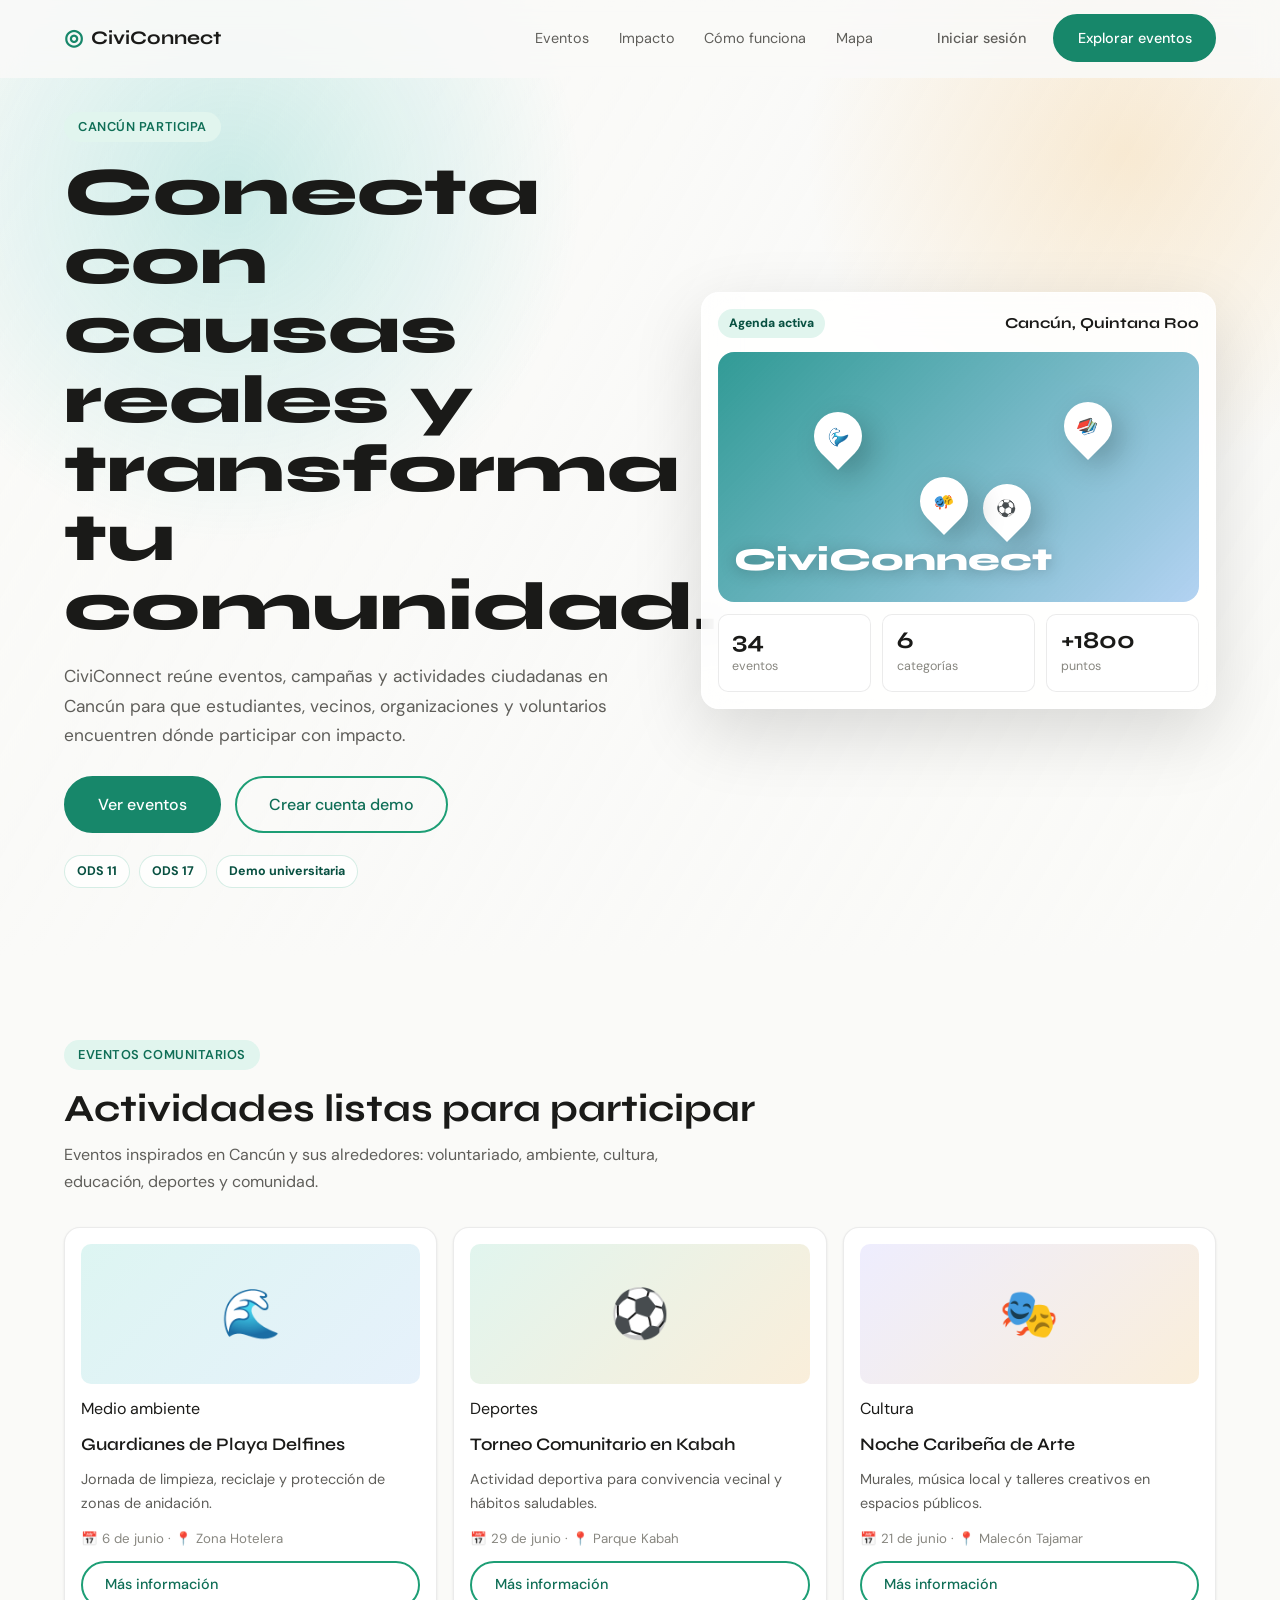
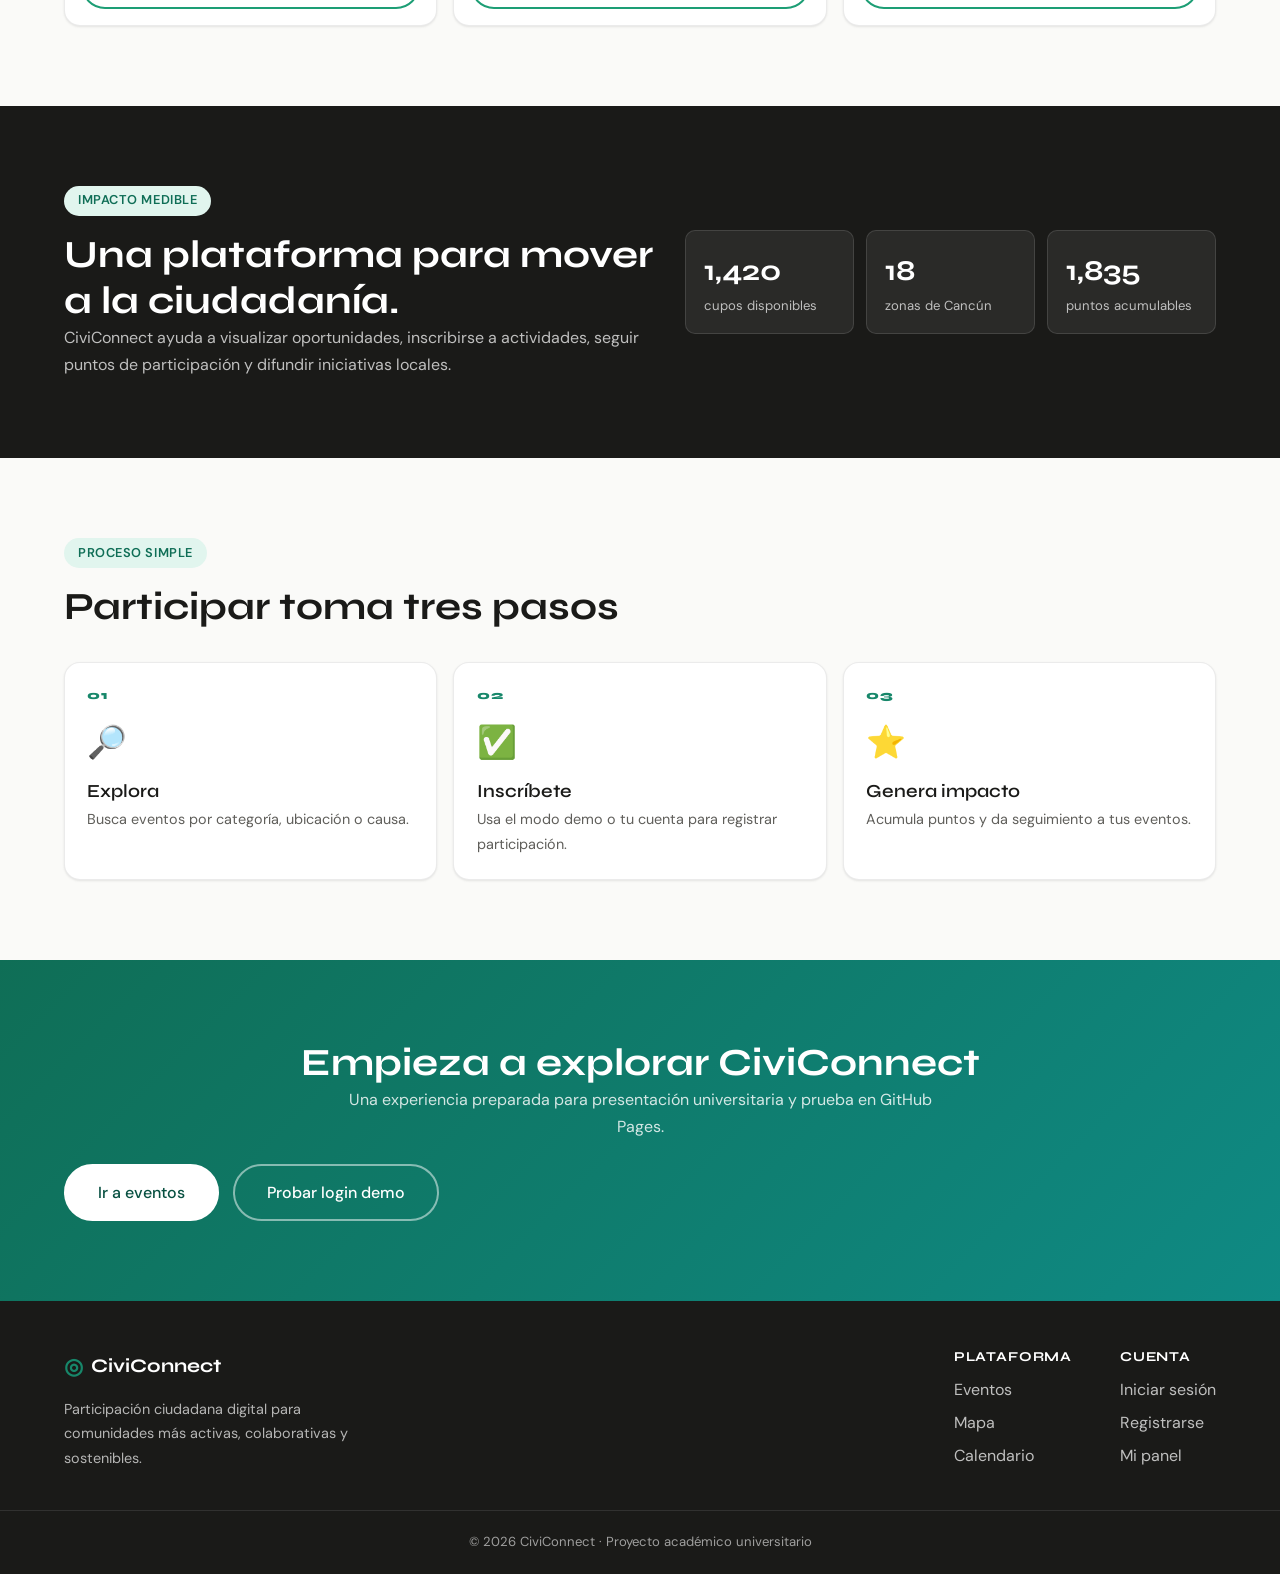
<file: index.html>
<!DOCTYPE html>
<html lang="es">
<head>
  <meta charset="UTF-8" />
  <meta name="viewport" content="width=device-width, initial-scale=1.0" />
  <title>CiviConnect - Participación ciudadana en Cancún</title>
  <link rel="stylesheet" href="css/main.css" />
  <link rel="stylesheet" href="css/landing.css" />
  <link rel="preconnect" href="https://fonts.googleapis.com" />
  <link rel="preconnect" href="https://fonts.gstatic.com" crossorigin />
  <link href="https://fonts.googleapis.com/css2?family=Syne:wght@400;600;700;800&family=DM+Sans:opsz,wght@9..40,300;9..40,400;9..40,500;9..40,600&display=swap" rel="stylesheet" />
</head>
<body>
  <nav class="navbar" id="navbar">
    <div class="nav-container">
      <a href="index.html" class="nav-logo">
        <span class="logo-icon">◎</span>
        <span>CiviConnect</span>
      </a>
      <ul class="nav-links" id="navLinks">
        <li><a href="#eventos">Eventos</a></li>
        <li><a href="#impacto">Impacto</a></li>
        <li><a href="#como-funciona">Cómo funciona</a></li>
        <li><a href="pages/map.html">Mapa</a></li>
      </ul>
      <div class="nav-actions">
        <a href="pages/login.html" class="btn-ghost">Iniciar sesión</a>
        <a href="pages/events.html" class="btn-primary">Explorar eventos</a>
      </div>
      <button class="hamburger" id="hamburger" aria-label="Abrir menú">
        <span></span><span></span><span></span>
      </button>
    </div>
  </nav>

  <main>
    <section class="landing-hero">
      <div class="landing-hero-bg" aria-hidden="true"></div>
      <div class="landing-hero-inner">
        <div class="landing-hero-copy">
          <span class="section-label">Cancún participa</span>
          <h1>Conecta con causas reales y transforma tu comunidad.</h1>
          <p>
            CiviConnect reúne eventos, campañas y actividades ciudadanas en Cancún para que estudiantes,
            vecinos, organizaciones y voluntarios encuentren dónde participar con impacto.
          </p>
          <div class="hero-cta">
            <a href="pages/events.html" class="btn-primary btn-large">Ver eventos</a>
            <a href="pages/register.html" class="btn-outline btn-large">Crear cuenta demo</a>
          </div>
          <div class="hero-trust">
            <span>ODS 11</span>
            <span>ODS 17</span>
            <span>Demo universitaria</span>
          </div>
        </div>

        <div class="hero-dashboard-preview" aria-label="Resumen visual de CiviConnect">
          <div class="preview-top">
            <span class="preview-pill">Agenda activa</span>
            <strong>Cancún, Quintana Roo</strong>
          </div>
          <div class="preview-map">
            <span class="map-dot dot-a">🌊</span>
            <span class="map-dot dot-b">📚</span>
            <span class="map-dot dot-c">⚽</span>
            <span class="map-dot dot-d">🎭</span>
          </div>
          <div class="preview-stats">
            <div><strong>34</strong><span>eventos</span></div>
            <div><strong>6</strong><span>categorías</span></div>
            <div><strong>+1800</strong><span>puntos</span></div>
          </div>
        </div>
      </div>
    </section>

    <section class="landing-section" id="eventos">
      <div class="section-container">
        <div class="section-heading">
          <span class="section-label">Eventos comunitarios</span>
          <h2>Actividades listas para participar</h2>
          <p>Eventos inspirados en Cancún y sus alrededores: voluntariado, ambiente, cultura, educación, deportes y comunidad.</p>
        </div>

        <div class="landing-events-grid">
          <article class="landing-event-card">
            <div class="landing-event-visual ocean">🌊</div>
            <div class="event-tag env">Medio ambiente</div>
            <h3>Guardianes de Playa Delfines</h3>
            <p>Jornada de limpieza, reciclaje y protección de zonas de anidación.</p>
            <span>📅 6 de junio · 📍 Zona Hotelera</span>
            <a href="pages/events.html?cat=medioambiente" class="btn-outline">Más información</a>
          </article>
          <article class="landing-event-card">
            <div class="landing-event-visual sport">⚽</div>
            <div class="event-tag sports">Deportes</div>
            <h3>Torneo Comunitario en Kabah</h3>
            <p>Actividad deportiva para convivencia vecinal y hábitos saludables.</p>
            <span>📅 29 de junio · 📍 Parque Kabah</span>
            <a href="pages/events.html?cat=deportes" class="btn-outline">Más información</a>
          </article>
          <article class="landing-event-card">
            <div class="landing-event-visual culture">🎭</div>
            <div class="event-tag culture">Cultura</div>
            <h3>Noche Caribeña de Arte</h3>
            <p>Murales, música local y talleres creativos en espacios públicos.</p>
            <span>📅 21 de junio · 📍 Malecón Tajamar</span>
            <a href="pages/events.html?cat=cultura" class="btn-outline">Más información</a>
          </article>
        </div>
      </div>
    </section>

    <section class="impact-band" id="impacto">
      <div class="section-container impact-grid">
        <div>
          <span class="section-label">Impacto medible</span>
          <h2>Una plataforma para mover a la ciudadanía.</h2>
          <p>CiviConnect ayuda a visualizar oportunidades, inscribirse a actividades, seguir puntos de participación y difundir iniciativas locales.</p>
        </div>
        <div class="impact-metrics">
          <div><strong>1,420</strong><span>cupos disponibles</span></div>
          <div><strong>18</strong><span>zonas de Cancún</span></div>
          <div><strong>1,835</strong><span>puntos acumulables</span></div>
        </div>
      </div>
    </section>

    <section class="landing-section" id="como-funciona">
      <div class="section-container">
        <div class="section-heading">
          <span class="section-label">Proceso simple</span>
          <h2>Participar toma tres pasos</h2>
        </div>
        <div class="steps-grid">
          <div class="step">
            <div class="step-num">01</div>
            <div class="step-icon">🔎</div>
            <h3>Explora</h3>
            <p>Busca eventos por categoría, ubicación o causa.</p>
          </div>
          <div class="step">
            <div class="step-num">02</div>
            <div class="step-icon">✅</div>
            <h3>Inscríbete</h3>
            <p>Usa el modo demo o tu cuenta para registrar participación.</p>
          </div>
          <div class="step">
            <div class="step-num">03</div>
            <div class="step-icon">⭐</div>
            <h3>Genera impacto</h3>
            <p>Acumula puntos y da seguimiento a tus eventos.</p>
          </div>
        </div>
      </div>
    </section>

    <section class="final-cta">
      <div class="section-container">
        <h2>Empieza a explorar CiviConnect</h2>
        <p>Una experiencia preparada para presentación universitaria y prueba en GitHub Pages.</p>
        <div class="cta-buttons">
          <a href="pages/events.html" class="btn-primary btn-large">Ir a eventos</a>
          <a href="pages/login.html" class="btn-ghost-white btn-large">Probar login demo</a>
        </div>
      </div>
    </section>
  </main>

  <footer class="footer">
    <div class="footer-container">
      <div class="footer-brand">
        <a href="index.html" class="nav-logo"><span class="logo-icon">◎</span><span>CiviConnect</span></a>
        <p>Participación ciudadana digital para comunidades más activas, colaborativas y sostenibles.</p>
      </div>
      <div class="footer-links">
        <div class="footer-col">
          <h4>Plataforma</h4>
          <ul>
            <li><a href="pages/events.html">Eventos</a></li>
            <li><a href="pages/map.html">Mapa</a></li>
            <li><a href="pages/calendar.html">Calendario</a></li>
          </ul>
        </div>
        <div class="footer-col">
          <h4>Cuenta</h4>
          <ul>
            <li><a href="pages/login.html">Iniciar sesión</a></li>
            <li><a href="pages/register.html">Registrarse</a></li>
            <li><a href="pages/dashboard.html">Mi panel</a></li>
          </ul>
        </div>
      </div>
    </div>
    <div class="footer-bottom">
      <p>© 2026 CiviConnect · Proyecto académico universitario</p>
    </div>
  </footer>

  <script src="js/main.js"></script>
</body>
</html>
</file>
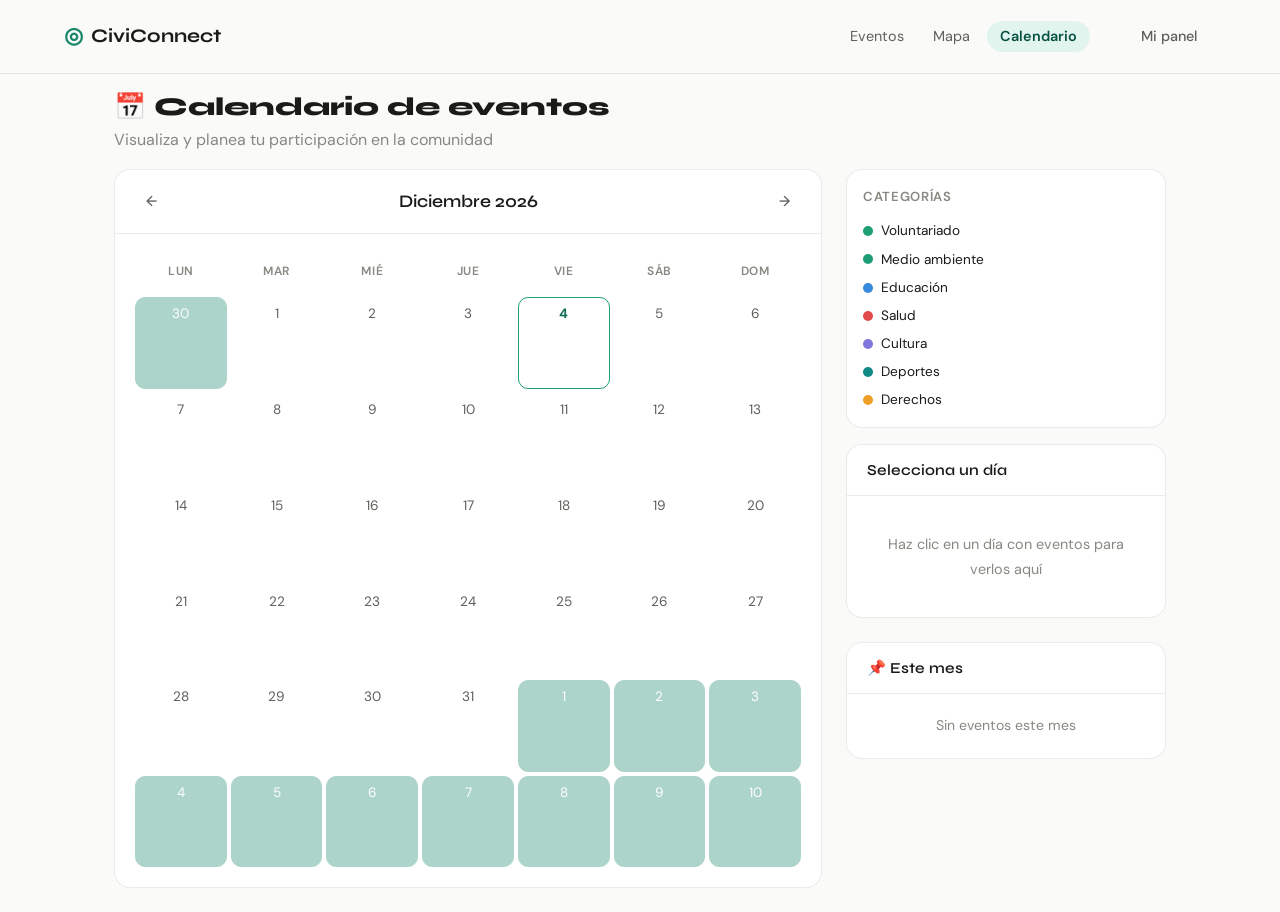
<file: pages/calendar.html>
<!DOCTYPE html>
<html lang="es">
<head>
  <meta charset="UTF-8" />
  <meta name="viewport" content="width=device-width, initial-scale=1.0" />
  <title>Calendario — CiviConnect</title>
  <link rel="stylesheet" href="../css/main.css" />
  <link rel="stylesheet" href="../css/app.css" />
  <link href="https://fonts.googleapis.com/css2?family=Syne:wght@400;600;700;800&family=DM+Sans:opsz,wght@9..40,300;9..40,400;9..40,500&display=swap" rel="stylesheet" />
</head>
<body>

  <nav class="navbar scrolled">
    <div class="nav-container">
      <a href="../index.html" class="nav-logo"><span class="logo-icon">◎</span> CiviConnect</a>
      <ul class="nav-links">
        <li><a href="events.html">Eventos</a></li>
        <li><a href="map.html">Mapa</a></li>
        <li><a href="calendar.html" class="active">Calendario</a></li>
      </ul>
      <div class="nav-actions">
        <a href="dashboard.html" class="btn-ghost">Mi panel</a>
      </div>
    </div>
  </nav>

  <div style="padding-top:60px;max-width:1100px;margin:0 auto;padding-left:1.5rem;padding-right:1.5rem;">

    <div style="padding:2rem 0 1rem;">
      <h1 style="font-size:1.6rem;margin-bottom:0.2rem;">📅 Calendario de eventos</h1>
      <p style="color:var(--text-muted);margin:0;">Visualiza y planea tu participación en la comunidad</p>
    </div>

    <div style="display:grid;grid-template-columns:1fr 320px;gap:1.5rem;align-items:start;" class="cal-layout">

      <!-- CALENDARIO -->
      <div class="dashboard-section">
        <div class="dashboard-section-header">
          <div class="calendar-header" style="width:100%;margin-bottom:0;">
            <button class="btn-ghost" id="prevMonth" style="padding:0.4rem 0.7rem;">←</button>
            <h2 id="calTitle" style="font-size:1.1rem;"></h2>
            <button class="btn-ghost" id="nextMonth" style="padding:0.4rem 0.7rem;">→</button>
          </div>
        </div>
        <div class="dashboard-section-body">
          <!-- Días de la semana -->
          <div class="calendar-grid" style="margin-bottom:0.5rem;">
            <div class="cal-day-label">Lun</div>
            <div class="cal-day-label">Mar</div>
            <div class="cal-day-label">Mié</div>
            <div class="cal-day-label">Jue</div>
            <div class="cal-day-label">Vie</div>
            <div class="cal-day-label">Sáb</div>
            <div class="cal-day-label">Dom</div>
          </div>
          <!-- Días del mes -->
          <div class="calendar-grid" id="calGrid"></div>
        </div>
      </div>

      <!-- PANEL LATERAL -->
      <div>
        <!-- Leyenda -->
        <div class="dashboard-section" style="margin-bottom:1rem;">
          <div class="dashboard-section-body" style="padding:1rem;">
            <p style="font-size:0.82rem;font-weight:600;color:var(--text-muted);text-transform:uppercase;letter-spacing:0.05em;margin-bottom:0.75rem;">Categorías</p>
            <div style="display:flex;flex-direction:column;gap:0.4rem;">
              <div style="display:flex;align-items:center;gap:0.5rem;font-size:0.85rem;"><span style="width:10px;height:10px;border-radius:50%;background:var(--green-400);display:inline-block;"></span> Voluntariado</div>
              <div style="display:flex;align-items:center;gap:0.5rem;font-size:0.85rem;"><span style="width:10px;height:10px;border-radius:50%;background:#1D9E75;display:inline-block;"></span> Medio ambiente</div>
              <div style="display:flex;align-items:center;gap:0.5rem;font-size:0.85rem;"><span style="width:10px;height:10px;border-radius:50%;background:var(--blue-400);display:inline-block;"></span> Educación</div>
              <div style="display:flex;align-items:center;gap:0.5rem;font-size:0.85rem;"><span style="width:10px;height:10px;border-radius:50%;background:#E24B4A;display:inline-block;"></span> Salud</div>
              <div style="display:flex;align-items:center;gap:0.5rem;font-size:0.85rem;"><span style="width:10px;height:10px;border-radius:50%;background:#7F77DD;display:inline-block;"></span> Cultura</div>
              <div style="display:flex;align-items:center;gap:0.5rem;font-size:0.85rem;"><span style="width:10px;height:10px;border-radius:50%;background:#0F8A84;display:inline-block;"></span> Deportes</div>
              <div style="display:flex;align-items:center;gap:0.5rem;font-size:0.85rem;"><span style="width:10px;height:10px;border-radius:50%;background:var(--amber-500);display:inline-block;"></span> Derechos</div>
            </div>
          </div>
        </div>

        <!-- Eventos del día seleccionado -->
        <div class="dashboard-section" id="dayPanel">
          <div class="dashboard-section-header">
            <h2 id="dayPanelTitle" style="font-size:0.95rem;">Selecciona un día</h2>
          </div>
          <div class="dashboard-section-body" id="dayEvents">
            <p style="color:var(--text-muted);font-size:0.9rem;text-align:center;padding:1rem 0;">
              Haz clic en un día con eventos para verlos aquí
            </p>
          </div>
        </div>

        <!-- Próximos eventos del mes -->
        <div class="dashboard-section" style="margin-top:1rem;">
          <div class="dashboard-section-header">
            <h2 style="font-size:0.95rem;">📌 Este mes</h2>
          </div>
          <div class="dashboard-section-body" id="monthSummary">
            <div class="spinner"></div>
          </div>
        </div>
      </div>
    </div>
  </div>

  <script src="../js/main.js"></script>
  <script type="module">
    import { SAMPLE_EVENTS } from '../js/events.js';

    const MONTHS_ES = ['Enero','Febrero','Marzo','Abril','Mayo','Junio','Julio','Agosto','Septiembre','Octubre','Noviembre','Diciembre'];
    const CAT_COLORS = {
      voluntariado: '#1D9E75', medioambiente: '#0F6E56',
      educacion: '#378ADD',   salud: '#E24B4A',
      cultura: '#7F77DD',     deportes: '#0F8A84',
      derechos: '#EF9F27'
    };

    let currentYear  = new Date().getFullYear();
    let currentMonth = new Date().getMonth();
    let selectedDate = null;

    function eventsForDate(dateStr) {
      return SAMPLE_EVENTS.filter(ev => ev.date === dateStr);
    }

    function renderCalendar() {
      const grid  = document.getElementById('calGrid');
      const title = document.getElementById('calTitle');
      title.textContent = `${MONTHS_ES[currentMonth]} ${currentYear}`;

      const firstDay  = new Date(currentYear, currentMonth, 1);
      const lastDay   = new Date(currentYear, currentMonth + 1, 0);
      const today     = new Date().toISOString().split('T')[0];

      // Día de la semana del primer día (0=dom → ajustar a lunes=0)
      let startDow = firstDay.getDay(); // 0=dom
      startDow = (startDow === 0) ? 6 : startDow - 1; // convertir a lunes=0

      // Días del mes anterior
      const prevMonthLast = new Date(currentYear, currentMonth, 0).getDate();

      let cells = [];

      // Días anteriores
      for (let i = startDow - 1; i >= 0; i--) {
        cells.push({ day: prevMonthLast - i, other: true, dateStr: null });
      }
      // Días del mes
      for (let d = 1; d <= lastDay.getDate(); d++) {
        const mm  = String(currentMonth + 1).padStart(2, '0');
        const dd  = String(d).padStart(2, '0');
        const str = `${currentYear}-${mm}-${dd}`;
        cells.push({ day: d, other: false, dateStr: str, isToday: str === today, events: eventsForDate(str) });
      }
      // Días siguientes
      const remaining = 42 - cells.length;
      for (let d = 1; d <= remaining; d++) {
        cells.push({ day: d, other: true, dateStr: null });
      }

      grid.innerHTML = cells.map(c => {
        const hasEv   = !c.other && c.events?.length > 0;
        const isToday = c.isToday;
        const isSel   = c.dateStr === selectedDate;
        let cls = 'cal-day';
        if (c.other) cls += ' other-month';
        if (isToday) cls += ' today';
        if (hasEv)   cls += ' has-events';
        if (isSel)   cls += ' selected-day';

        const dots = hasEv
          ? c.events.slice(0, 3).map(ev => `<div class="cal-event-dot" style="background:${CAT_COLORS[ev.category] || 'var(--green-400)'}"></div>`).join('')
          : '';

        return `<div class="${cls}" ${c.dateStr ? `data-date="${c.dateStr}"` : ''}>
          <span class="cal-day-num">${c.day}</span>
          ${dots}
        </div>`;
      }).join('');

      // Click en días
      grid.querySelectorAll('.cal-day[data-date]').forEach(el => {
        el.addEventListener('click', () => {
          selectedDate = el.dataset.date;
          showDayEvents(selectedDate);
          grid.querySelectorAll('.selected-day').forEach(d => d.classList.remove('selected-day'));
          el.classList.add('selected-day');
        });
      });

      // Resumen del mes
      renderMonthSummary();
    }

    function showDayEvents(dateStr) {
      const events = eventsForDate(dateStr);
      const d = new Date(dateStr + 'T00:00:00');
      const label = d.toLocaleDateString('es-MX', { weekday:'long', day:'numeric', month:'long' });

      document.getElementById('dayPanelTitle').textContent = label.charAt(0).toUpperCase() + label.slice(1);

      const container = document.getElementById('dayEvents');
      if (!events.length) {
        container.innerHTML = `<p style="color:var(--text-muted);font-size:0.88rem;text-align:center;padding:1rem 0;">Sin eventos este día.<br/><a href="events.html" style="color:var(--green-600);font-weight:500;">Explorar eventos →</a></p>`;
        return;
      }

      container.innerHTML = events.map(ev => `
        <div style="display:flex;align-items:flex-start;gap:0.75rem;padding:0.75rem 0;border-bottom:1px solid var(--border-light);">
          <div style="width:10px;height:10px;border-radius:50%;background:${CAT_COLORS[ev.category]};flex-shrink:0;margin-top:5px;"></div>
          <div style="flex:1;">
            <strong style="font-size:0.88rem;display:block;">${ev.title}</strong>
            <span style="font-size:0.78rem;color:var(--text-muted);">⏰ ${ev.time}${ev.endTime ? ' – ' + ev.endTime : ''}</span><br/>
            <span style="font-size:0.78rem;color:var(--text-muted);">📍 ${ev.location}</span>
          </div>
          <a href="events.html" class="btn-primary btn-sm" style="flex-shrink:0;">Ver</a>
        </div>`).join('');
    }

    function renderMonthSummary() {
      const mm  = String(currentMonth + 1).padStart(2, '0');
      const prefix = `${currentYear}-${mm}-`;
      const monthEvents = SAMPLE_EVENTS.filter(ev => ev.date.startsWith(prefix))
        .sort((a, b) => a.date.localeCompare(b.date));

      const el = document.getElementById('monthSummary');
      if (!monthEvents.length) {
        el.innerHTML = `<p style="color:var(--text-muted);font-size:0.88rem;text-align:center;">Sin eventos este mes</p>`;
        return;
      }
      el.innerHTML = monthEvents.slice(0, 6).map(ev => {
        const d = new Date(ev.date + 'T00:00:00');
        const dayLabel = d.toLocaleDateString('es-MX', { day:'numeric', month:'short' });
        return `
          <div style="display:flex;align-items:center;gap:0.6rem;padding:0.5rem 0;border-bottom:1px solid var(--border-light);cursor:pointer;"
               onclick="document.querySelector('[data-date=\\'${ev.date}\\']')?.click()">
            <div style="width:34px;height:34px;border-radius:var(--radius-md);background:${CAT_COLORS[ev.category]};display:flex;align-items:center;justify-content:center;font-size:0.85rem;color:#fff;font-weight:700;flex-shrink:0;">${d.getDate()}</div>
            <div style="flex:1;min-width:0;">
              <strong style="font-size:0.83rem;display:block;overflow:hidden;text-overflow:ellipsis;white-space:nowrap;">${ev.title}</strong>
              <span style="font-size:0.76rem;color:var(--text-muted);">${dayLabel} · ${ev.time || ''}</span>
            </div>
          </div>`;
      }).join('');
    }

    document.getElementById('prevMonth').addEventListener('click', () => {
      currentMonth--;
      if (currentMonth < 0) { currentMonth = 11; currentYear--; }
      selectedDate = null;
      renderCalendar();
    });
    document.getElementById('nextMonth').addEventListener('click', () => {
      currentMonth++;
      if (currentMonth > 11) { currentMonth = 0; currentYear++; }
      selectedDate = null;
      renderCalendar();
    });

    renderCalendar();

    // CSS extra
    const s = document.createElement('style');
    s.textContent = `.selected-day { background:var(--green-500) !important; color:#fff !important; border-color:var(--green-500) !important; } .selected-day .cal-day-num { color:#fff; } .calendar-header { display:flex;align-items:center;gap:1rem; }`;
    document.head.appendChild(s);
  </script>

  <style>
    @media (max-width: 800px) { .cal-layout { grid-template-columns: 1fr !important; } }
  </style>
</body>
</html>
</file>
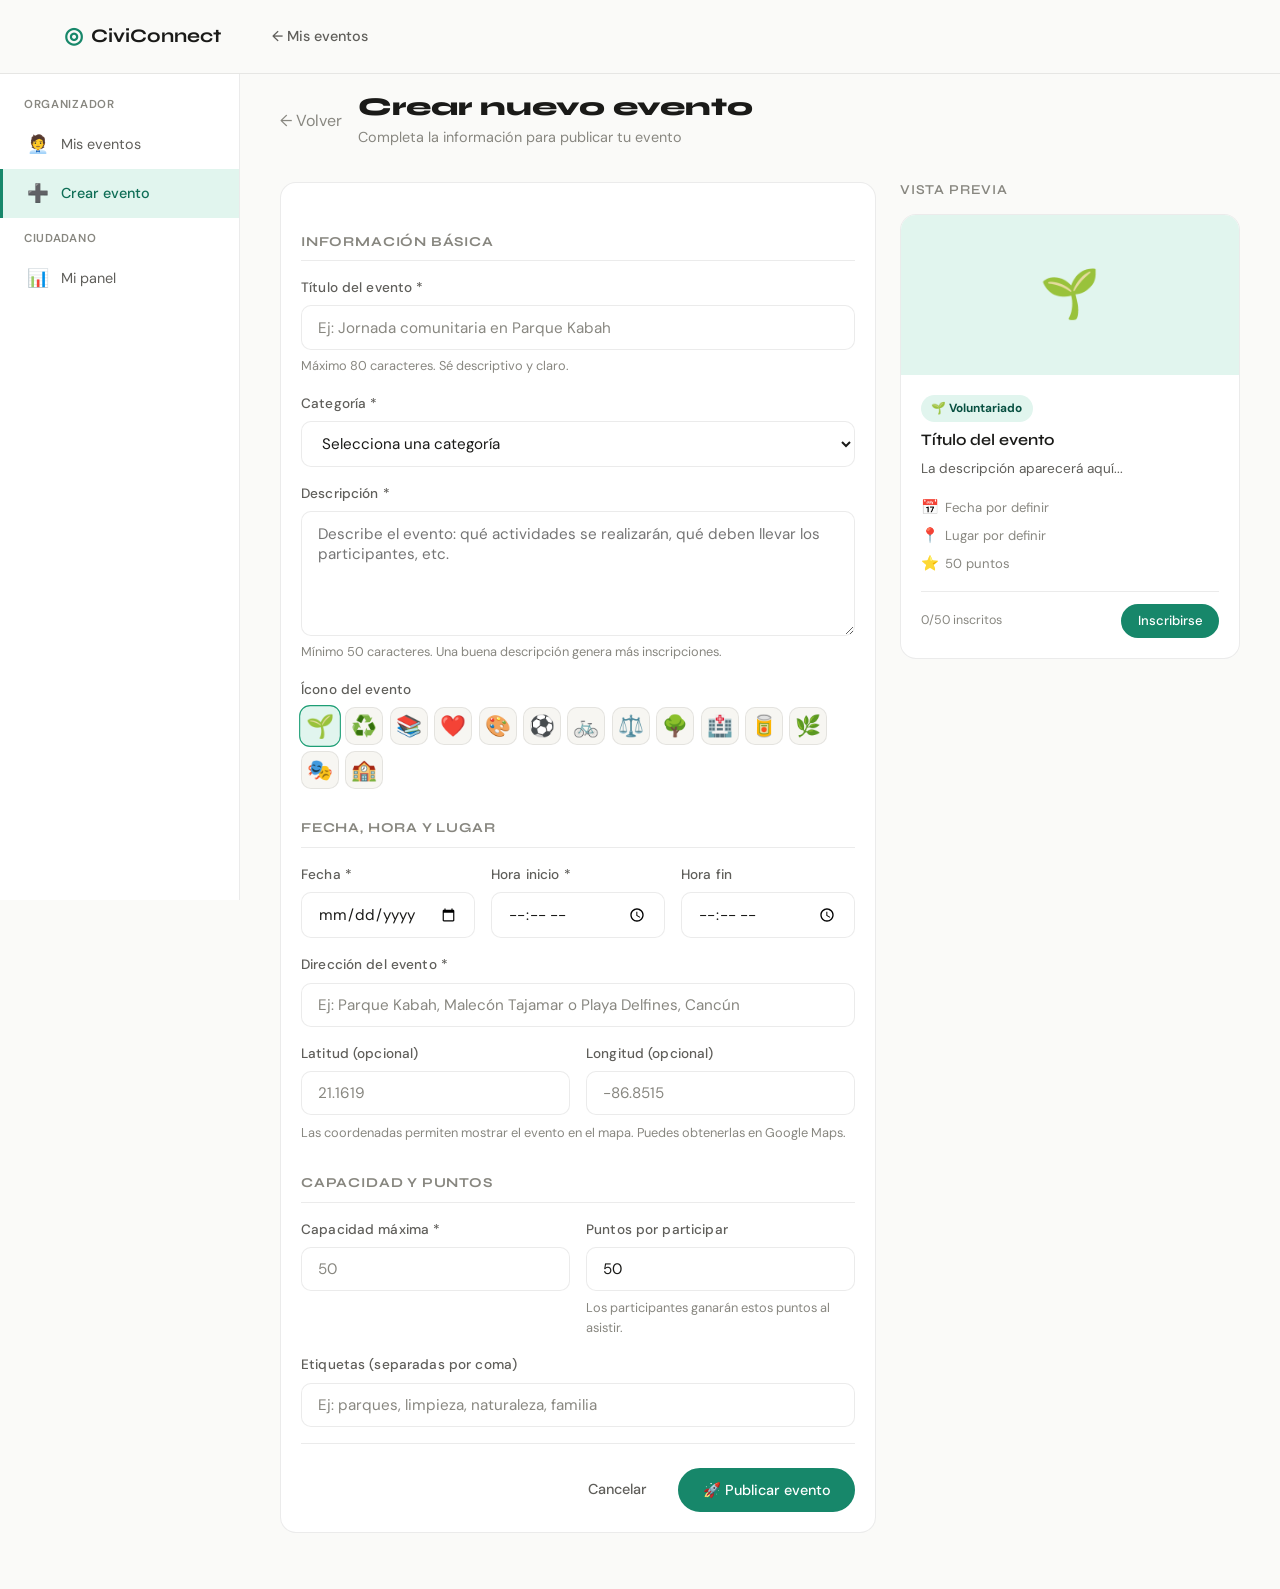
<file: pages/create-event.html>
<!DOCTYPE html>
<html lang="es">
<head>
  <meta charset="UTF-8" />
  <meta name="viewport" content="width=device-width, initial-scale=1.0" />
  <title>Crear evento — CiviConnect</title>
  <link rel="stylesheet" href="../css/main.css" />
  <link rel="stylesheet" href="../css/app.css" />
  <link href="https://fonts.googleapis.com/css2?family=Syne:wght@400;600;700;800&family=DM+Sans:opsz,wght@9..40,300;9..40,400;9..40,500&display=swap" rel="stylesheet" />
</head>
<body>

  <nav class="navbar scrolled">
    <div class="nav-container">
      <a href="../index.html" class="nav-logo"><span class="logo-icon">◎</span> CiviConnect</a>
      <div class="nav-actions">
        <a href="organizer.html" class="btn-ghost">← Mis eventos</a>
      </div>
    </div>
  </nav>

  <div class="app-shell">
    <aside class="sidebar">
      <nav class="sidebar-nav">
        <div class="sidebar-section-label">Organizador</div>
        <a href="organizer.html" class="sidebar-item"><span class="sidebar-icon">🧑‍💼</span> Mis eventos</a>
        <a href="create-event.html" class="sidebar-item active"><span class="sidebar-icon">➕</span> Crear evento</a>
        <div class="sidebar-section-label">Ciudadano</div>
        <a href="dashboard.html" class="sidebar-item"><span class="sidebar-icon">📊</span> Mi panel</a>
      </nav>
    </aside>

    <main class="main-content">
      <div style="display:flex;align-items:center;gap:1rem;margin-bottom:2rem;">
        <a href="organizer.html" style="color:var(--text-muted);text-decoration:none;">← Volver</a>
        <div>
          <h1 style="font-size:1.6rem;margin-bottom:0.15rem;">Crear nuevo evento</h1>
          <p style="color:var(--text-muted);margin:0;font-size:0.9rem;">Completa la información para publicar tu evento</p>
        </div>
      </div>

      <!-- ALERT ÉXITO -->
      <div class="alert alert-success" id="successAlert" style="display:none;">
        🎉 ¡Evento creado exitosamente! <a href="organizer.html" style="color:var(--green-700);font-weight:600;">Ver mis eventos →</a>
      </div>

      <div style="display:grid;grid-template-columns:1fr 340px;gap:1.5rem;align-items:start;" class="create-cols">

        <!-- FORMULARIO -->
        <div class="dashboard-section">
          <div class="dashboard-section-body">
            <form id="createEventForm" class="create-event-form">

              <div class="form-section-title">Información básica</div>

              <div class="form-group">
                <label class="form-label" for="evTitle">Título del evento *</label>
                <input class="form-input" type="text" id="evTitle" placeholder="Ej: Jornada comunitaria en Parque Kabah" required maxlength="80" />
                <span class="form-hint">Máximo 80 caracteres. Sé descriptivo y claro.</span>
              </div>

              <div class="form-group">
                <label class="form-label" for="evCategory">Categoría *</label>
                <select class="form-select" id="evCategory" required>
                  <option value="">Selecciona una categoría</option>
                  <option value="voluntariado">🌱 Voluntariado</option>
                  <option value="medioambiente">♻️ Medio ambiente</option>
                  <option value="educacion">📚 Educación</option>
                  <option value="salud">❤️ Salud</option>
                  <option value="cultura">🎨 Cultura</option>
                  <option value="deportes">⚽ Deportes</option>
                  <option value="derechos">⚖️ Derechos cívicos</option>
                </select>
              </div>

              <div class="form-group">
                <label class="form-label" for="evDesc">Descripción *</label>
                <textarea class="form-textarea" id="evDesc" rows="5"
                  placeholder="Describe el evento: qué actividades se realizarán, qué deben llevar los participantes, etc." required></textarea>
                <span class="form-hint">Mínimo 50 caracteres. Una buena descripción genera más inscripciones.</span>
              </div>

              <div class="form-group">
                <label class="form-label" for="evImage">Ícono del evento</label>
                <div class="emoji-picker" id="emojiPicker">
                  <button type="button" class="emoji-opt selected" data-emoji="🌱">🌱</button>
                  <button type="button" class="emoji-opt" data-emoji="♻️">♻️</button>
                  <button type="button" class="emoji-opt" data-emoji="📚">📚</button>
                  <button type="button" class="emoji-opt" data-emoji="❤️">❤️</button>
                  <button type="button" class="emoji-opt" data-emoji="🎨">🎨</button>
                  <button type="button" class="emoji-opt" data-emoji="⚽">⚽</button>
                  <button type="button" class="emoji-opt" data-emoji="🚲">🚲</button>
                  <button type="button" class="emoji-opt" data-emoji="⚖️">⚖️</button>
                  <button type="button" class="emoji-opt" data-emoji="🌳">🌳</button>
                  <button type="button" class="emoji-opt" data-emoji="🏥">🏥</button>
                  <button type="button" class="emoji-opt" data-emoji="🥫">🥫</button>
                  <button type="button" class="emoji-opt" data-emoji="🌿">🌿</button>
                  <button type="button" class="emoji-opt" data-emoji="🎭">🎭</button>
                  <button type="button" class="emoji-opt" data-emoji="🏫">🏫</button>
                </div>
                <input type="hidden" id="evImage" value="🌱" />
              </div>

              <div class="form-section-title">Fecha, hora y lugar</div>

              <div style="display:grid;grid-template-columns:1fr 1fr 1fr;gap:1rem;">
                <div class="form-group">
                  <label class="form-label" for="evDate">Fecha *</label>
                  <input class="form-input" type="date" id="evDate" required />
                </div>
                <div class="form-group">
                  <label class="form-label" for="evTime">Hora inicio *</label>
                  <input class="form-input" type="time" id="evTime" required />
                </div>
                <div class="form-group">
                  <label class="form-label" for="evEndTime">Hora fin</label>
                  <input class="form-input" type="time" id="evEndTime" />
                </div>
              </div>

              <div class="form-group">
                <label class="form-label" for="evLocation">Dirección del evento *</label>
                <input class="form-input" type="text" id="evLocation"
                  placeholder="Ej: Parque Kabah, Malecón Tajamar o Playa Delfines, Cancún" required />
              </div>

              <div style="display:grid;grid-template-columns:1fr 1fr;gap:1rem;">
                <div class="form-group">
                  <label class="form-label" for="evLat">Latitud (opcional)</label>
                  <input class="form-input" type="number" id="evLat" placeholder="21.1619" step="any" />
                </div>
                <div class="form-group">
                  <label class="form-label" for="evLng">Longitud (opcional)</label>
                  <input class="form-input" type="number" id="evLng" placeholder="-86.8515" step="any" />
                </div>
              </div>
              <span class="form-hint" style="display:block;margin-top:-0.5rem;margin-bottom:1rem;">
                Las coordenadas permiten mostrar el evento en el mapa. Puedes obtenerlas en Google Maps.
              </span>

              <div class="form-section-title">Capacidad y puntos</div>

              <div style="display:grid;grid-template-columns:1fr 1fr;gap:1rem;">
                <div class="form-group">
                  <label class="form-label" for="evCapacity">Capacidad máxima *</label>
                  <input class="form-input" type="number" id="evCapacity" min="1" max="10000" placeholder="50" required />
                </div>
                <div class="form-group">
                  <label class="form-label" for="evPoints">Puntos por participar</label>
                  <input class="form-input" type="number" id="evPoints" min="0" max="500" placeholder="50" value="50" />
                  <span class="form-hint">Los participantes ganarán estos puntos al asistir.</span>
                </div>
              </div>

              <div class="form-group">
                <label class="form-label" for="evTags">Etiquetas (separadas por coma)</label>
                <input class="form-input" type="text" id="evTags"
                  placeholder="Ej: parques, limpieza, naturaleza, familia" />
              </div>

              <div style="display:flex;gap:0.75rem;justify-content:flex-end;padding-top:1.5rem;border-top:1px solid var(--border-light);">
                <a href="organizer.html" class="btn-ghost">Cancelar</a>
                <button type="submit" class="btn-primary" id="submitBtn">🚀 Publicar evento</button>
              </div>

            </form>
          </div>
        </div>

        <!-- PREVIEW -->
        <div style="position:sticky;top:80px;">
          <h3 style="font-size:0.85rem;font-weight:600;color:var(--text-muted);text-transform:uppercase;letter-spacing:0.06em;margin-bottom:1rem;">Vista previa</h3>
          <div class="event-card" id="previewCard">
            <div class="event-card-image" id="previewImg">🌱</div>
            <div class="event-card-body">
              <div class="event-card-meta">
                <span class="event-tag volunteer" id="previewCat">🌱 Voluntariado</span>
              </div>
              <h3 class="event-card-title" id="previewTitle">Título del evento</h3>
              <p class="event-card-desc" id="previewDesc">La descripción aparecerá aquí...</p>
              <div class="event-card-info">
                <div class="event-info-row"><span class="event-info-icon">📅</span><span id="previewDate">Fecha por definir</span></div>
                <div class="event-info-row"><span class="event-info-icon">📍</span><span id="previewLoc">Lugar por definir</span></div>
                <div class="event-info-row"><span class="event-info-icon">⭐</span><span id="previewPts">50 puntos</span></div>
              </div>
              <div class="event-card-footer" style="padding-top:0.75rem;border-top:1px solid var(--border-light);">
                <span class="event-count-text">0/<span id="previewCap">50</span> inscritos</span>
                <button class="btn-primary btn-sm" disabled>Inscribirse</button>
              </div>
            </div>
          </div>
        </div>

      </div>
    </main>
  </div>

  <script src="../js/main.js"></script>
  <script type="module">
    import { createEvent } from '../js/events.js';

    // === EMOJI PICKER ===
    const emojiPicker = document.getElementById('emojiPicker');
    emojiPicker.querySelectorAll('.emoji-opt').forEach(btn => {
      btn.addEventListener('click', () => {
        emojiPicker.querySelectorAll('.emoji-opt').forEach(b => b.classList.remove('selected'));
        btn.classList.add('selected');
        document.getElementById('evImage').value = btn.dataset.emoji;
        document.getElementById('previewImg').textContent = btn.dataset.emoji;
      });
    });

    // === PREVIEW EN TIEMPO REAL ===
    const catMap = {
      voluntariado: { label:'🌱 Voluntariado', cls:'volunteer' },
      medioambiente:{ label:'♻️ Ambiente',     cls:'env'       },
      educacion:    { label:'📚 Educación',    cls:'education' },
      salud:        { label:'❤️ Salud',        cls:'health'    },
      cultura:      { label:'🎨 Cultura',      cls:'culture'   },
      deportes:     { label:'⚽ Deportes',     cls:'sports'    },
      derechos:     { label:'⚖️ Derechos',     cls:'rights'    },
    };

    function updatePreview() {
      const title    = document.getElementById('evTitle').value     || 'Título del evento';
      const desc     = document.getElementById('evDesc').value      || 'La descripción aparecerá aquí...';
      const date     = document.getElementById('evDate').value;
      const time     = document.getElementById('evTime').value;
      const location = document.getElementById('evLocation').value  || 'Lugar por definir';
      const capacity = document.getElementById('evCapacity').value  || '50';
      const points   = document.getElementById('evPoints').value    || '50';
      const category = document.getElementById('evCategory').value;

      document.getElementById('previewTitle').textContent = title;
      document.getElementById('previewDesc').textContent  = desc.slice(0, 80) + (desc.length > 80 ? '…' : '');
      document.getElementById('previewLoc').textContent   = location;
      document.getElementById('previewCap').textContent   = capacity;
      document.getElementById('previewPts').textContent   = `${points} puntos`;

      if (date) {
        const d = new Date(date + 'T00:00:00');
        document.getElementById('previewDate').textContent =
          d.toLocaleDateString('es-MX', { weekday:'short', day:'numeric', month:'short' }) +
          (time ? ` · ${time}` : '');
      }

      if (category && catMap[category]) {
        const c = catMap[category];
        const catEl = document.getElementById('previewCat');
        catEl.textContent  = c.label;
        catEl.className    = `event-tag ${c.cls}`;
      }
    }

    ['evTitle','evDesc','evDate','evTime','evLocation','evCapacity','evPoints','evCategory'].forEach(id => {
      document.getElementById(id)?.addEventListener('input', updatePreview);
      document.getElementById(id)?.addEventListener('change', updatePreview);
    });

    // Fecha mínima hoy
    const todayStr = new Date().toISOString().split('T')[0];
    document.getElementById('evDate').min = todayStr;

    // === ENVIAR FORMULARIO ===
    document.getElementById('createEventForm').addEventListener('submit', async (e) => {
      e.preventDefault();
      const btn = document.getElementById('submitBtn');

      const title    = document.getElementById('evTitle').value.trim();
      const desc     = document.getElementById('evDesc').value.trim();
      const category = document.getElementById('evCategory').value;
      const date     = document.getElementById('evDate').value;
      const time     = document.getElementById('evTime').value;
      const endTime  = document.getElementById('evEndTime').value;
      const location = document.getElementById('evLocation').value.trim();
      const capacity = parseInt(document.getElementById('evCapacity').value) || 50;
      const points   = parseInt(document.getElementById('evPoints').value)   || 50;
      const image    = document.getElementById('evImage').value;
      const lat      = parseFloat(document.getElementById('evLat').value) || null;
      const lng      = parseFloat(document.getElementById('evLng').value) || null;
      const tags     = document.getElementById('evTags').value.split(',').map(t => t.trim()).filter(Boolean);

      if (desc.length < 20) {
        showToast('La descripción debe tener al menos 20 caracteres', 'warning');
        return;
      }

      btn.disabled = true;
      btn.textContent = '⏳ Publicando…';

      try {
        await createEvent({ title, description: desc, category, date, time, endTime, location, maxCapacity: capacity, points, image, lat, lng, tags, status: 'active' });
        document.getElementById('successAlert').style.display = 'flex';
        window.scrollTo({ top: 0, behavior: 'smooth' });
        showToast('¡Evento publicado exitosamente! 🎉', 'success');
        btn.textContent = '✅ Publicado';
      } catch (err) {
        btn.disabled = false;
        btn.textContent = '🚀 Publicar evento';
        showToast('Error al crear el evento. Intenta de nuevo.', 'error');
      }
    });
  </script>

  <style>
    .emoji-picker { display:flex; flex-wrap:wrap; gap:0.4rem; }
    .emoji-opt {
      width:38px; height:38px; font-size:1.3rem;
      background:var(--gray-50); border:1.5px solid var(--border-light);
      border-radius:var(--radius-md); cursor:pointer;
      display:flex; align-items:center; justify-content:center;
      transition:all 0.15s ease;
    }
    .emoji-opt:hover, .emoji-opt.selected {
      background:var(--green-50); border-color:var(--green-400);
      transform:scale(1.1);
    }
    @media (max-width:900px) {
      .create-cols { grid-template-columns:1fr !important; }
    }
  </style>
</body>
</html>
</file>
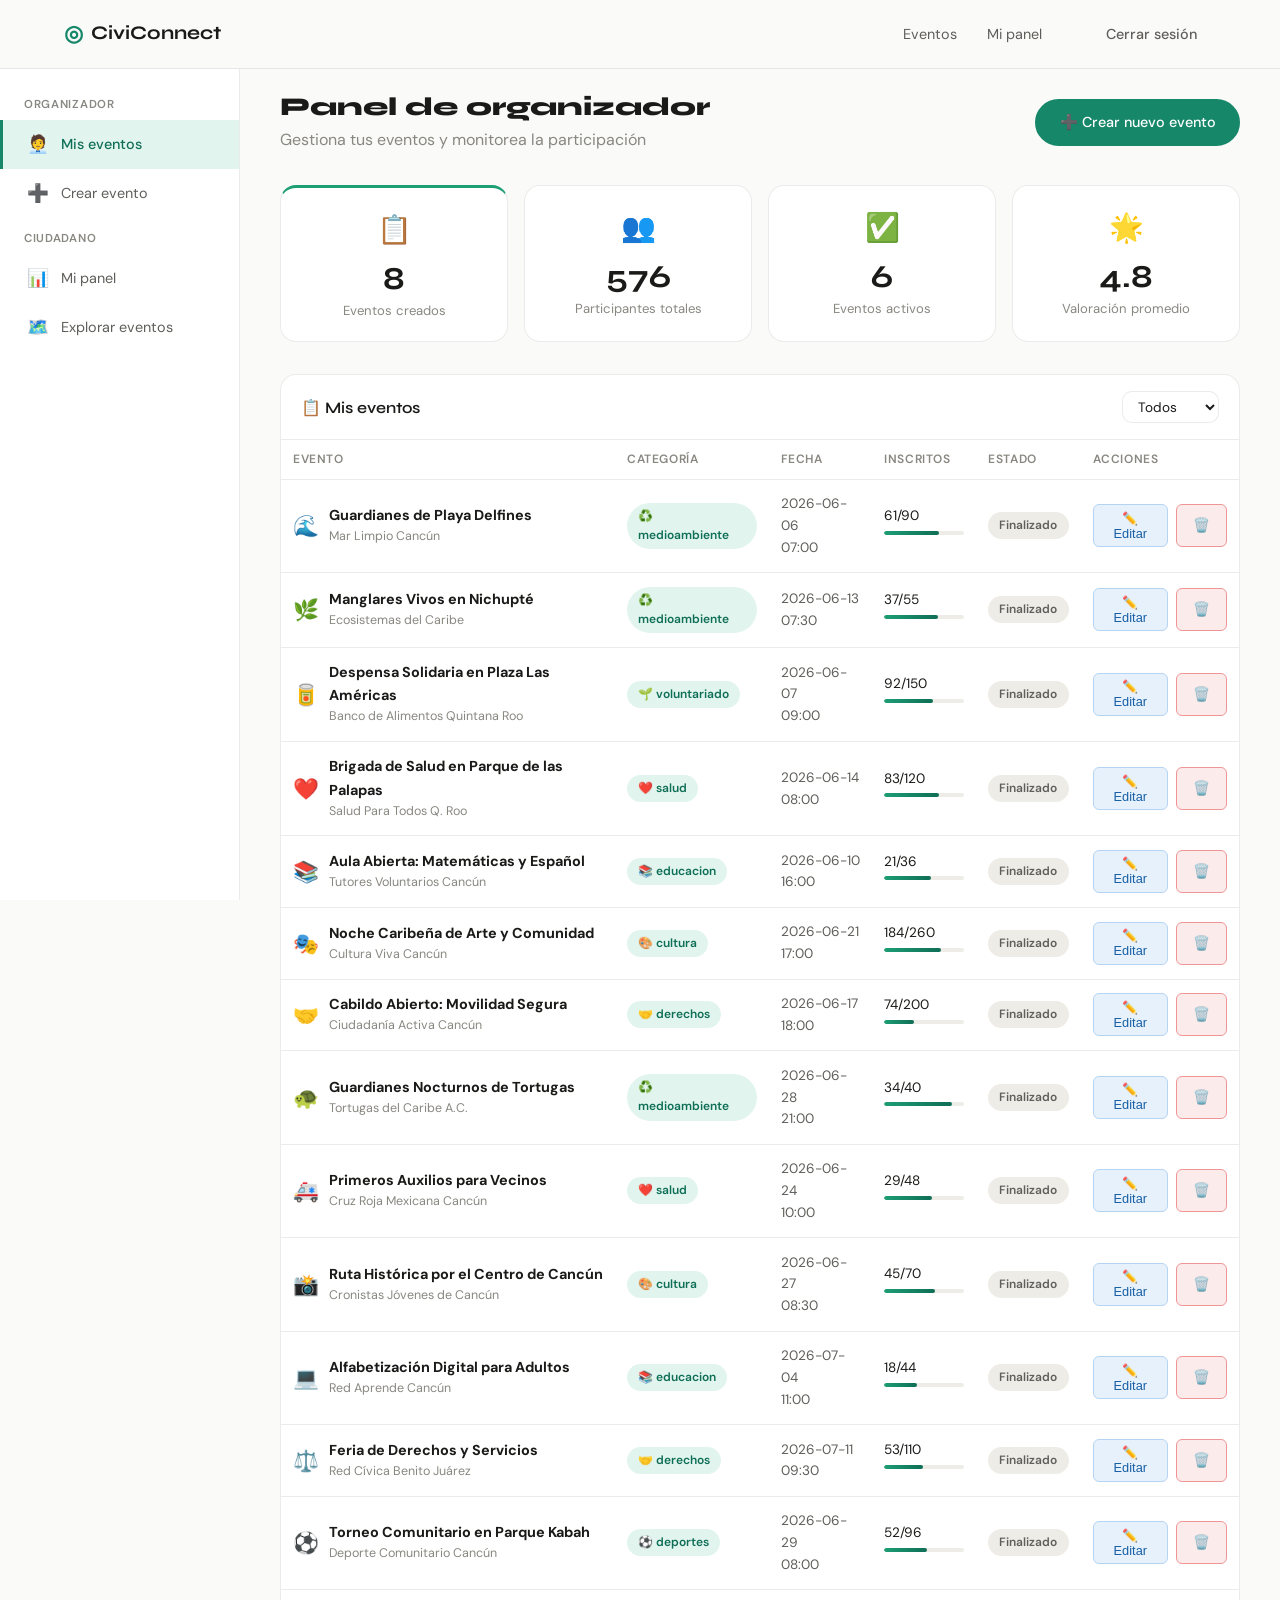
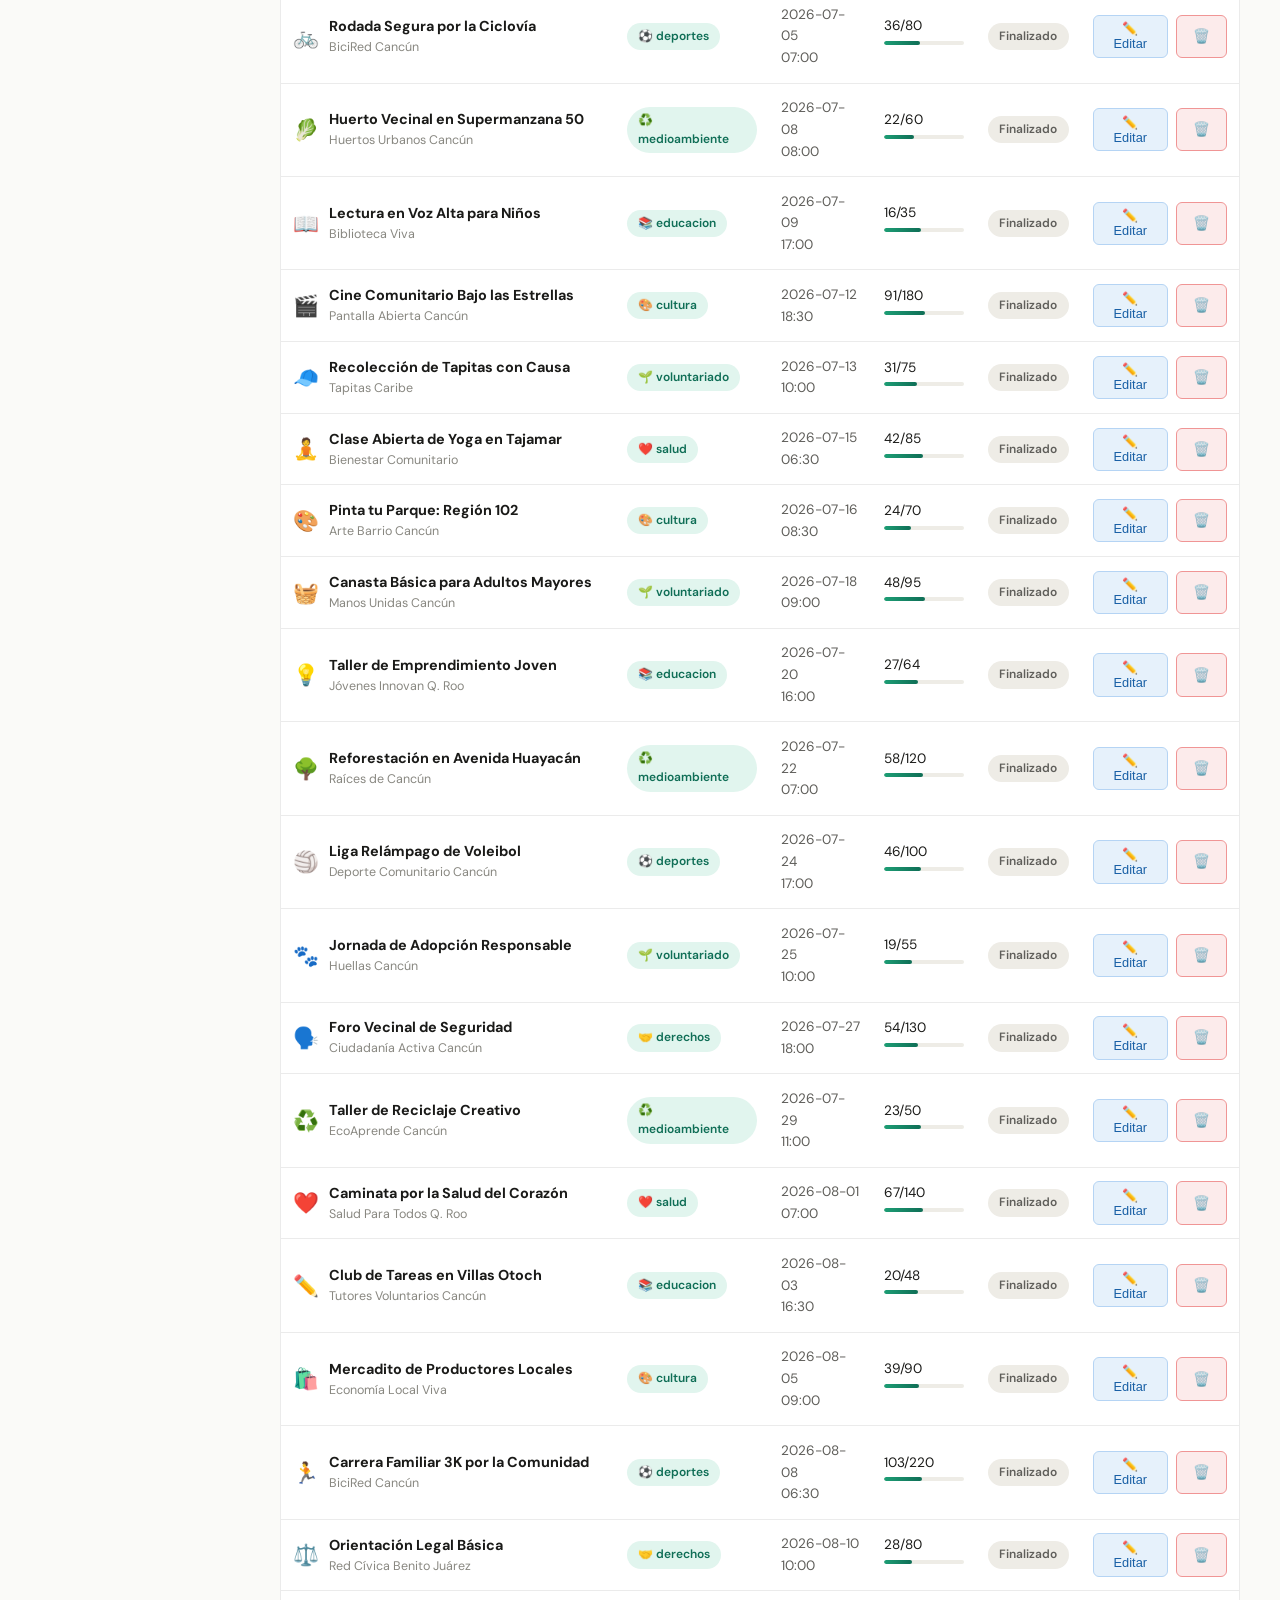
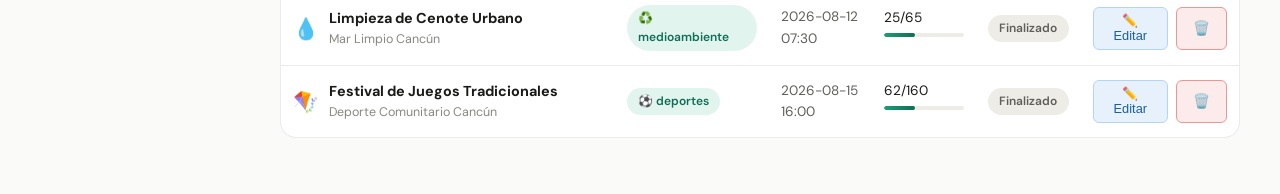
<file: pages/organizer.html>
<!DOCTYPE html>
<html lang="es">
<head>
  <meta charset="UTF-8" />
  <meta name="viewport" content="width=device-width, initial-scale=1.0" />
  <title>Panel organizador — CiviConnect</title>
  <link rel="stylesheet" href="../css/main.css" />
  <link rel="stylesheet" href="../css/app.css" />
  <link href="https://fonts.googleapis.com/css2?family=Syne:wght@400;600;700;800&family=DM+Sans:opsz,wght@9..40,300;9..40,400;9..40,500&display=swap" rel="stylesheet" />
</head>
<body>

  <nav class="navbar scrolled">
    <div class="nav-container">
      <a href="../index.html" class="nav-logo"><span class="logo-icon">◎</span> CiviConnect</a>
      <ul class="nav-links">
        <li><a href="events.html">Eventos</a></li>
        <li><a href="dashboard.html">Mi panel</a></li>
      </ul>
      <div class="nav-actions">
        <button onclick="logoutUser()" class="btn-ghost">Cerrar sesión</button>
      </div>
    </div>
  </nav>

  <div class="app-shell">
    <aside class="sidebar">
      <nav class="sidebar-nav">
        <div class="sidebar-section-label">Organizador</div>
        <a href="organizer.html" class="sidebar-item active"><span class="sidebar-icon">🧑‍💼</span> Mis eventos</a>
        <a href="create-event.html" class="sidebar-item"><span class="sidebar-icon">➕</span> Crear evento</a>
        <div class="sidebar-section-label">Ciudadano</div>
        <a href="dashboard.html" class="sidebar-item"><span class="sidebar-icon">📊</span> Mi panel</a>
        <a href="events.html" class="sidebar-item"><span class="sidebar-icon">🗺️</span> Explorar eventos</a>
      </nav>
    </aside>

    <main class="main-content">
      <div style="display:flex;align-items:center;justify-content:space-between;margin-bottom:2rem;flex-wrap:wrap;gap:1rem;">
        <div>
          <h1 style="font-size:1.6rem;margin-bottom:0.2rem;">Panel de organizador</h1>
          <p style="color:var(--text-muted);margin:0;">Gestiona tus eventos y monitorea la participación</p>
        </div>
        <a href="create-event.html" class="btn-primary">➕ Crear nuevo evento</a>
      </div>

      <!-- STATS ORGANIZADOR -->
      <div class="stats-row" style="margin-bottom:2rem;">
        <div class="stat-card stat-card-accent">
          <span class="stat-card-icon">📋</span>
          <span class="stat-card-value" id="orgTotal">8</span>
          <span class="stat-card-label">Eventos creados</span>
        </div>
        <div class="stat-card">
          <span class="stat-card-icon">👥</span>
          <span class="stat-card-value" id="orgParticipants">576</span>
          <span class="stat-card-label">Participantes totales</span>
        </div>
        <div class="stat-card">
          <span class="stat-card-icon">✅</span>
          <span class="stat-card-value" id="orgActive">6</span>
          <span class="stat-card-label">Eventos activos</span>
        </div>
        <div class="stat-card">
          <span class="stat-card-icon">🌟</span>
          <span class="stat-card-value">4.8</span>
          <span class="stat-card-label">Valoración promedio</span>
        </div>
      </div>

      <!-- TABLA DE EVENTOS -->
      <div class="dashboard-section">
        <div class="dashboard-section-header">
          <h2>📋 Mis eventos</h2>
          <div style="display:flex;gap:0.5rem;align-items:center;">
            <select class="form-select" id="filterStatus" style="font-size:0.85rem;padding:0.35rem 0.7rem;">
              <option value="all">Todos</option>
              <option value="active">Activos</option>
              <option value="past">Pasados</option>
            </select>
          </div>
        </div>
        <div style="overflow-x:auto;">
          <table class="org-events-table" id="orgTable">
            <thead>
              <tr>
                <th>Evento</th>
                <th>Categoría</th>
                <th>Fecha</th>
                <th>Inscritos</th>
                <th>Estado</th>
                <th>Acciones</th>
              </tr>
            </thead>
            <tbody id="orgTableBody">
              <!-- Se llena con JS -->
            </tbody>
          </table>
        </div>
      </div>
    </main>
  </div>

  <!-- MODAL EDITAR EVENTO -->
  <div class="modal-overlay" id="editModal">
    <div class="modal">
      <div class="modal-header">
        <h2>✏️ Editar evento</h2>
        <button class="modal-close" id="closeEditModal">✕</button>
      </div>
      <form id="editEventForm">
        <input type="hidden" id="editEventId" />
        <div class="form-group">
          <label class="form-label">Título del evento</label>
          <input class="form-input" type="text" id="editTitle" required />
        </div>
        <div class="form-group">
          <label class="form-label">Descripción</label>
          <textarea class="form-textarea" id="editDesc" rows="3"></textarea>
        </div>
        <div style="display:grid;grid-template-columns:1fr 1fr;gap:1rem;">
          <div class="form-group">
            <label class="form-label">Fecha</label>
            <input class="form-input" type="date" id="editDate" required />
          </div>
          <div class="form-group">
            <label class="form-label">Hora</label>
            <input class="form-input" type="time" id="editTime" />
          </div>
        </div>
        <div class="form-group">
          <label class="form-label">Lugar</label>
          <input class="form-input" type="text" id="editLocation" />
        </div>
        <div class="form-group">
          <label class="form-label">Capacidad máxima</label>
          <input class="form-input" type="number" id="editCapacity" min="1" />
        </div>
        <div style="display:flex;gap:0.75rem;justify-content:flex-end;padding-top:1rem;border-top:1px solid var(--border-light);">
          <button type="button" class="btn-ghost" id="cancelEdit">Cancelar</button>
          <button type="submit" class="btn-primary">Guardar cambios</button>
        </div>
      </form>
    </div>
  </div>

  <!-- MODAL CONFIRMAR ELIMINAR -->
  <div class="modal-overlay" id="deleteModal">
    <div class="modal" style="max-width:380px;text-align:center;">
      <div style="font-size:3rem;margin-bottom:1rem;">🗑️</div>
      <h2 style="margin-bottom:0.5rem;">¿Eliminar evento?</h2>
      <p style="margin-bottom:1.5rem;">Esta acción no se puede deshacer. Se perderán todos los datos del evento e inscripciones.</p>
      <div style="display:flex;gap:0.75rem;justify-content:center;">
        <button class="btn-ghost" id="cancelDelete">Cancelar</button>
        <button class="btn-danger" id="confirmDelete" style="padding:0.65rem 1.4rem;font-size:0.95rem;">Sí, eliminar</button>
      </div>
    </div>
  </div>

  <script src="../js/main.js"></script>
  <script type="module">
    import { SAMPLE_EVENTS, updateEvent, deleteEvent } from '../js/events.js';

    let orgEvents = [...SAMPLE_EVENTS];
    let deleteTarget = null;
    let filterVal = 'all';

    const tbody      = document.getElementById('orgTableBody');
    const editModal  = document.getElementById('editModal');
    const delModal   = document.getElementById('deleteModal');

    function today() { return new Date().toISOString().split('T')[0]; }

    function renderTable() {
      const toShow = orgEvents.filter(ev => {
        const isPast = ev.date < today();
        if (filterVal === 'active') return !isPast;
        if (filterVal === 'past')   return isPast;
        return true;
      });

      tbody.innerHTML = toShow.map(ev => {
        const isPast = ev.date < today();
        const pct    = Math.round((ev.enrolled / ev.maxCapacity) * 100);
        const statusClass = isPast ? 'status-past' : 'status-active';
        const statusTxt   = isPast ? 'Finalizado' : 'Activo';
        const catMap = { voluntariado:'🌱', medioambiente:'♻️', educacion:'📚', salud:'❤️', cultura:'🎨', deportes:'⚽', derechos:'🤝' };
        return `
          <tr>
            <td>
              <div style="display:flex;align-items:center;gap:0.6rem;">
                <span style="font-size:1.3rem;">${ev.image}</span>
                <div>
                  <strong style="font-size:0.9rem;">${ev.title}</strong>
                  <div style="font-size:0.78rem;color:var(--text-muted);">${ev.organizer}</div>
                </div>
              </div>
            </td>
            <td><span class="badge badge-green">${catMap[ev.category] || '📅'} ${ev.category}</span></td>
            <td style="font-size:0.85rem;color:var(--text-secondary);">${ev.date}<br/>${ev.time || ''}</td>
            <td>
              <div style="font-size:0.85rem;">${ev.enrolled}/${ev.maxCapacity}</div>
              <div class="capacity-bar" style="width:80px;margin-top:4px;">
                <div class="capacity-fill" style="width:${pct}%"></div>
              </div>
            </td>
            <td><span class="badge ${statusClass}">${statusTxt}</span></td>
            <td>
              <div class="table-actions">
                <button class="btn-edit" onclick="openEdit('${ev.id}')">✏️ Editar</button>
                <button class="btn-danger" onclick="openDelete('${ev.id}')">🗑️</button>
              </div>
            </td>
          </tr>`;
      }).join('');

      if (!toShow.length) {
        tbody.innerHTML = `<tr><td colspan="6" style="text-align:center;padding:2rem;color:var(--text-muted);">No hay eventos con ese filtro</td></tr>`;
      }
    }

    // Filtro estado
    document.getElementById('filterStatus').addEventListener('change', (e) => {
      filterVal = e.target.value;
      renderTable();
    });

    // EDITAR
    window.openEdit = function(id) {
      const ev = orgEvents.find(e => e.id === id);
      if (!ev) return;
      document.getElementById('editEventId').value   = id;
      document.getElementById('editTitle').value     = ev.title;
      document.getElementById('editDesc').value      = ev.description;
      document.getElementById('editDate').value      = ev.date;
      document.getElementById('editTime').value      = ev.time || '';
      document.getElementById('editLocation').value  = ev.location;
      document.getElementById('editCapacity').value  = ev.maxCapacity;
      editModal.classList.add('open');
    };

    document.getElementById('editEventForm').addEventListener('submit', async (e) => {
      e.preventDefault();
      const id = document.getElementById('editEventId').value;
      const updates = {
        title:       document.getElementById('editTitle').value,
        description: document.getElementById('editDesc').value,
        date:        document.getElementById('editDate').value,
        time:        document.getElementById('editTime').value,
        location:    document.getElementById('editLocation').value,
        maxCapacity: parseInt(document.getElementById('editCapacity').value),
      };
      await updateEvent(id, updates);
      // Actualizar local
      const idx = orgEvents.findIndex(e => e.id === id);
      if (idx !== -1) Object.assign(orgEvents[idx], updates);
      editModal.classList.remove('open');
      renderTable();
      showToast('Evento actualizado correctamente ✅', 'success');
    });

    document.getElementById('closeEditModal').addEventListener('click', () => editModal.classList.remove('open'));
    document.getElementById('cancelEdit').addEventListener('click',     () => editModal.classList.remove('open'));

    // ELIMINAR
    window.openDelete = function(id) {
      deleteTarget = id;
      delModal.classList.add('open');
    };
    document.getElementById('cancelDelete').addEventListener('click',  () => delModal.classList.remove('open'));
    document.getElementById('confirmDelete').addEventListener('click', async () => {
      if (!deleteTarget) return;
      await deleteEvent(deleteTarget);
      orgEvents = orgEvents.filter(e => e.id !== deleteTarget);
      delModal.classList.remove('open');
      renderTable();
      showToast('Evento eliminado', 'info');
      // Actualizar estadísticas
      document.getElementById('orgTotal').textContent  = orgEvents.length;
      document.getElementById('orgActive').textContent = orgEvents.filter(e => e.date >= today()).length;
    });

    // Cerrar modales al click fuera
    [editModal, delModal].forEach(m => {
      m.addEventListener('click', (e) => { if (e.target === m) m.classList.remove('open'); });
    });

    window.logoutUser = async function() {
      try {
        const { getAuth, signOut } = await import("https://www.gstatic.com/firebasejs/10.7.1/firebase-auth.js");
        await signOut(getAuth());
      } catch(_) {}
      window.location.href = '../index.html';
    };

    renderTable();
  </script>
</body>
</html>
</file>
<file: css/main.css>
/* =============================================
   CiviConnect — Design System & Global Styles
   ============================================= */

@import url('https://fonts.googleapis.com/css2?family=Syne:wght@400;600;700;800&family=DM+Sans:ital,opsz,wght@0,9..40,300;0,9..40,400;0,9..40,500;1,9..40,300&display=swap');

/* === CSS VARIABLES === */
:root {
  /* Brand Colors */
  --green-50:  #E1F5EE;
  --green-100: #9FE1CB;
  --green-400: #1D9E75;
  --green-500: #17876A;
  --green-600: #0F6E56;
  --green-700: #085041;
  --green-900: #04342C;

  --teal-50:   #E1F7F5;
  --teal-400:  #22B5AD;
  --teal-600:  #0F8A84;

  --amber-50:  #FAEEDA;
  --amber-400: #BA7517;
  --amber-500: #EF9F27;

  --blue-50:   #E6F1FB;
  --blue-400:  #378ADD;
  --blue-600:  #185FA5;

  --gray-50:   #F7F6F2;
  --gray-100:  #EEECE6;
  --gray-200:  #D3D1C7;
  --gray-400:  #888780;
  --gray-600:  #5F5E5A;
  --gray-800:  #2C2C2A;
  --gray-900:  #1A1A18;

  /* Semantic */
  --bg-primary:   #FAFAF8;
  --bg-secondary: #F3F2ED;
  --text-primary: #1A1A18;
  --text-secondary: #5F5E5A;
  --text-muted:   #888780;
  --border-light: rgba(0,0,0,0.08);
  --border-medium: rgba(0,0,0,0.15);

  /* Typography */
  --font-display: 'Syne', sans-serif;
  --font-body:    'DM Sans', sans-serif;

  /* Spacing */
  --space-xs: 0.25rem;
  --space-sm: 0.5rem;
  --space-md: 1rem;
  --space-lg: 1.5rem;
  --space-xl: 2rem;
  --space-2xl: 3rem;
  --space-3xl: 5rem;

  /* Radius */
  --radius-sm: 6px;
  --radius-md: 10px;
  --radius-lg: 16px;
  --radius-xl: 24px;
  --radius-full: 9999px;

  /* Shadow */
  --shadow-sm: 0 1px 3px rgba(0,0,0,0.06), 0 1px 2px rgba(0,0,0,0.04);
  --shadow-md: 0 4px 12px rgba(0,0,0,0.08), 0 2px 4px rgba(0,0,0,0.04);
  --shadow-lg: 0 8px 24px rgba(0,0,0,0.10), 0 4px 8px rgba(0,0,0,0.06);

  /* Transitions */
  --transition-fast: 150ms ease;
  --transition-base: 250ms ease;
  --transition-slow: 400ms ease;
}

/* === RESET & BASE === */
*, *::before, *::after {
  box-sizing: border-box;
  margin: 0;
  padding: 0;
}

html {
  font-size: 16px;
  scroll-behavior: smooth;
  -webkit-font-smoothing: antialiased;
}

body {
  font-family: var(--font-body);
  background: var(--bg-primary);
  color: var(--text-primary);
  line-height: 1.6;
  overflow-x: hidden;
}

a {
  text-decoration: none;
  color: inherit;
  transition: color var(--transition-fast);
}

img { max-width: 100%; display: block; }

ul { list-style: none; }

/* === TYPOGRAPHY === */
h1, h2, h3, h4, h5, h6 {
  font-family: var(--font-display);
  line-height: 1.2;
  color: var(--text-primary);
}

h1 { font-size: clamp(2.2rem, 5vw, 3.8rem); font-weight: 800; }
h2 { font-size: clamp(1.6rem, 3vw, 2.4rem); font-weight: 700; }
h3 { font-size: 1.15rem; font-weight: 600; }

p { color: var(--text-secondary); line-height: 1.7; }

/* === BUTTONS === */
.btn-primary {
  display: inline-flex;
  align-items: center;
  gap: 0.5rem;
  padding: 0.65rem 1.4rem;
  background: var(--green-500);
  color: #fff;
  border-radius: var(--radius-full);
  font-family: var(--font-body);
  font-weight: 500;
  font-size: 0.9rem;
  border: 2px solid var(--green-500);
  cursor: pointer;
  transition: background var(--transition-fast), transform var(--transition-fast), box-shadow var(--transition-fast);
}
.btn-primary:hover {
  background: var(--green-600);
  border-color: var(--green-600);
  transform: translateY(-1px);
  box-shadow: var(--shadow-md);
}
.btn-primary:active { transform: translateY(0); }

.btn-primary.btn-large { padding: 0.85rem 2rem; font-size: 1rem; }

.btn-outline {
  display: inline-flex;
  align-items: center;
  gap: 0.5rem;
  padding: 0.65rem 1.4rem;
  background: transparent;
  color: var(--green-600);
  border-radius: var(--radius-full);
  font-family: var(--font-body);
  font-weight: 500;
  font-size: 0.9rem;
  border: 2px solid var(--green-400);
  cursor: pointer;
  transition: all var(--transition-fast);
}
.btn-outline:hover {
  background: var(--green-50);
  transform: translateY(-1px);
}
.btn-outline.btn-large { padding: 0.85rem 2rem; font-size: 1rem; }

.btn-ghost {
  display: inline-flex;
  align-items: center;
  gap: 0.5rem;
  padding: 0.65rem 1.2rem;
  background: transparent;
  color: var(--text-secondary);
  border-radius: var(--radius-full);
  font-family: var(--font-body);
  font-weight: 500;
  font-size: 0.9rem;
  border: none;
  cursor: pointer;
  transition: color var(--transition-fast), background var(--transition-fast);
}
.btn-ghost:hover { color: var(--text-primary); background: var(--gray-100); }

.btn-ghost-white {
  display: inline-flex;
  align-items: center;
  gap: 0.5rem;
  padding: 0.85rem 2rem;
  background: transparent;
  color: #fff;
  border-radius: var(--radius-full);
  font-family: var(--font-body);
  font-weight: 500;
  font-size: 1rem;
  border: 2px solid rgba(255,255,255,0.5);
  cursor: pointer;
  transition: all var(--transition-fast);
}
.btn-ghost-white:hover { background: rgba(255,255,255,0.15); border-color: #fff; }

.btn-danger {
  display: inline-flex; align-items: center; gap: 0.4rem;
  padding: 0.5rem 1rem;
  background: #FCEBEB; color: #A32D2D;
  border: 1px solid #F09595;
  border-radius: var(--radius-sm);
  font-family: var(--font-body); font-weight: 500; font-size: 0.85rem;
  cursor: pointer; transition: all var(--transition-fast);
}
.btn-danger:hover { background: #F7C1C1; }

/* === FORM ELEMENTS === */
.form-group {
  display: flex;
  flex-direction: column;
  gap: 0.4rem;
  margin-bottom: 1rem;
}

.form-label {
  font-size: 0.85rem;
  font-weight: 500;
  color: var(--text-secondary);
  letter-spacing: 0.01em;
}

.form-input,
.form-select,
.form-textarea {
  width: 100%;
  padding: 0.7rem 1rem;
  border: 1.5px solid var(--border-light);
  border-radius: var(--radius-md);
  font-family: var(--font-body);
  font-size: 0.95rem;
  color: var(--text-primary);
  background: #fff;
  transition: border-color var(--transition-fast), box-shadow var(--transition-fast);
  outline: none;
}

.form-input:focus,
.form-select:focus,
.form-textarea:focus {
  border-color: var(--green-400);
  box-shadow: 0 0 0 3px rgba(29, 158, 117, 0.15);
}

.form-input::placeholder { color: var(--text-muted); }

.form-textarea { resize: vertical; min-height: 100px; }

.form-hint { font-size: 0.8rem; color: var(--text-muted); }
.form-error { font-size: 0.8rem; color: #A32D2D; display: none; }
.form-error.visible { display: block; }

/* === NAVBAR === */
.navbar {
  position: fixed;
  top: 0; left: 0; right: 0;
  z-index: 1000;
  padding: 0.9rem 0;
  background: rgba(250, 250, 248, 0.85);
  backdrop-filter: blur(12px);
  -webkit-backdrop-filter: blur(12px);
  border-bottom: 1px solid transparent;
  transition: border-color var(--transition-base), background var(--transition-base);
}
.navbar.scrolled {
  border-bottom-color: var(--border-light);
  background: rgba(250, 250, 248, 0.96);
}

.nav-container {
  max-width: 1200px;
  margin: 0 auto;
  padding: 0 1.5rem;
  display: flex;
  align-items: center;
  gap: 2rem;
}

.nav-logo {
  display: flex;
  align-items: center;
  gap: 0.5rem;
  font-family: var(--font-display);
  font-weight: 700;
  font-size: 1.2rem;
  color: var(--text-primary);
}
.logo-icon {
  font-size: 1.4rem;
  color: var(--green-500);
}

.nav-links {
  display: flex;
  align-items: center;
  gap: 0.25rem;
  margin-left: auto;
}
.nav-links a {
  padding: 0.4rem 0.8rem;
  border-radius: var(--radius-full);
  font-size: 0.9rem;
  color: var(--text-secondary);
  transition: color var(--transition-fast), background var(--transition-fast);
}
.nav-links a:hover {
  color: var(--text-primary);
  background: var(--gray-100);
}
.nav-links a.active {
  color: var(--green-700);
  background: var(--green-50);
  font-weight: 600;
}

.nav-actions {
  display: flex;
  align-items: center;
  gap: 0.5rem;
}

.hamburger {
  display: none;
  flex-direction: column;
  gap: 5px;
  background: none;
  border: none;
  cursor: pointer;
  padding: 0.4rem;
}
.hamburger span {
  display: block;
  width: 22px;
  height: 2px;
  background: var(--text-primary);
  border-radius: 2px;
  transition: all var(--transition-fast);
}

/* === LAYOUT UTILITIES === */
.section-container {
  max-width: 1200px;
  margin: 0 auto;
  padding: 0 1.5rem;
}

.section-label {
  display: inline-block;
  padding: 0.3rem 0.9rem;
  background: var(--green-50);
  color: var(--green-600);
  border-radius: var(--radius-full);
  font-size: 0.8rem;
  font-weight: 600;
  letter-spacing: 0.04em;
  text-transform: uppercase;
  margin-bottom: 1rem;
}

.section-title {
  color: var(--text-primary);
  margin-bottom: 0.5rem;
}
.section-sub {
  color: var(--text-secondary);
  font-size: 1.05rem;
  margin-bottom: 2.5rem;
  max-width: 540px;
}

/* === BADGES & TAGS === */
.badge {
  display: inline-flex;
  align-items: center;
  gap: 0.3rem;
  padding: 0.25rem 0.7rem;
  border-radius: var(--radius-full);
  font-size: 0.75rem;
  font-weight: 600;
}
.badge-green   { background: var(--green-50); color: var(--green-600); }
.badge-blue    { background: var(--blue-50); color: var(--blue-600); }
.badge-amber   { background: var(--amber-50); color: var(--amber-400); }
.badge-gray    { background: var(--gray-100); color: var(--gray-600); }

/* === CARDS === */
.card {
  background: #fff;
  border-radius: var(--radius-lg);
  border: 1px solid var(--border-light);
  transition: box-shadow var(--transition-base), transform var(--transition-base);
}
.card:hover {
  box-shadow: var(--shadow-md);
  transform: translateY(-2px);
}

/* === EVENT CARD === */
.event-card {
  background: #fff;
  border-radius: var(--radius-lg);
  border: 1px solid var(--border-light);
  overflow: hidden;
  transition: all var(--transition-base);
  display: flex;
  flex-direction: column;
}
.event-card:hover {
  box-shadow: var(--shadow-md);
  transform: translateY(-3px);
}

.event-card-image {
  width: 100%;
  height: 160px;
  background: var(--green-50);
  display: flex;
  align-items: center;
  justify-content: center;
  font-size: 3rem;
  overflow: hidden;
}

.event-card-body {
  padding: 1.25rem;
  flex: 1;
  display: flex;
  flex-direction: column;
}

.event-card-meta {
  display: flex;
  align-items: center;
  gap: 0.5rem;
  margin-bottom: 0.5rem;
  flex-wrap: wrap;
}

.event-card-title {
  font-family: var(--font-display);
  font-size: 1rem;
  font-weight: 600;
  color: var(--text-primary);
  margin-bottom: 0.4rem;
  line-height: 1.3;
}

.event-card-desc {
  font-size: 0.85rem;
  color: var(--text-secondary);
  margin-bottom: 1rem;
  flex: 1;
  display: -webkit-box;
  -webkit-line-clamp: 2;
  -webkit-box-orient: vertical;
  overflow: hidden;
}

.event-card-info {
  display: flex;
  flex-direction: column;
  gap: 0.3rem;
  margin-bottom: 1rem;
}
.event-info-row {
  display: flex;
  align-items: center;
  gap: 0.4rem;
  font-size: 0.82rem;
  color: var(--text-muted);
}
.event-info-icon { font-size: 0.9rem; }

.event-card-footer {
  display: flex;
  align-items: center;
  justify-content: space-between;
  padding-top: 0.75rem;
  border-top: 1px solid var(--border-light);
}

/* === APP SHELL (para páginas internas) === */
.app-shell {
  display: flex;
  min-height: 100vh;
  padding-top: 60px;
}

.sidebar {
  position: fixed;
  top: 60px; left: 0; bottom: 0;
  width: 240px;
  background: #fff;
  border-right: 1px solid var(--border-light);
  overflow-y: auto;
  z-index: 100;
  display: flex;
  flex-direction: column;
  padding: 1.5rem 0;
}

.sidebar-nav { flex: 1; }

.sidebar-item {
  display: flex;
  align-items: center;
  gap: 0.75rem;
  padding: 0.65rem 1.5rem;
  font-size: 0.9rem;
  color: var(--text-secondary);
  transition: all var(--transition-fast);
  border-left: 3px solid transparent;
  cursor: pointer;
}
.sidebar-item:hover { background: var(--gray-50); color: var(--text-primary); }
.sidebar-item.active {
  background: var(--green-50);
  color: var(--green-600);
  border-left-color: var(--green-500);
  font-weight: 500;
}
.sidebar-icon { font-size: 1.1rem; }

.sidebar-section-label {
  padding: 0.75rem 1.5rem 0.35rem;
  font-size: 0.72rem;
  font-weight: 600;
  color: var(--text-muted);
  letter-spacing: 0.06em;
  text-transform: uppercase;
}

.main-content {
  flex: 1;
  margin-left: 240px;
  padding: 2rem 2.5rem;
  min-height: calc(100vh - 60px);
  background: var(--bg-primary);
}

/* === ALERTS === */
.alert {
  display: flex;
  align-items: flex-start;
  gap: 0.75rem;
  padding: 0.85rem 1rem;
  border-radius: var(--radius-md);
  font-size: 0.9rem;
  margin-bottom: 1rem;
}
.alert-success { background: var(--green-50); color: var(--green-700); border: 1px solid var(--green-100); }
.alert-error   { background: #FCEBEB; color: #791F1F; border: 1px solid #F7C1C1; }
.alert-info    { background: var(--blue-50); color: #0C447C; border: 1px solid #B5D4F4; }
.alert-warning { background: var(--amber-50); color: var(--amber-400); border: 1px solid #FAC775; }

/* === MODAL === */
.modal-overlay {
  position: fixed;
  inset: 0;
  background: rgba(0,0,0,0.4);
  z-index: 2000;
  display: flex;
  align-items: center;
  justify-content: center;
  padding: 1rem;
  opacity: 0;
  pointer-events: none;
  transition: opacity var(--transition-base);
}
.modal-overlay.open {
  opacity: 1;
  pointer-events: all;
}
.modal {
  background: #fff;
  border-radius: var(--radius-xl);
  padding: 2rem;
  max-width: 500px;
  width: 100%;
  max-height: 90vh;
  overflow-y: auto;
  transform: translateY(16px) scale(0.97);
  transition: transform var(--transition-base);
  box-shadow: var(--shadow-lg);
}
.modal-overlay.open .modal {
  transform: translateY(0) scale(1);
}
.modal-header {
  display: flex;
  align-items: flex-start;
  justify-content: space-between;
  margin-bottom: 1.5rem;
}
.modal-close {
  background: var(--gray-100);
  border: none;
  width: 32px; height: 32px;
  border-radius: 50%;
  cursor: pointer;
  font-size: 1rem;
  display: flex; align-items: center; justify-content: center;
  color: var(--text-secondary);
  transition: background var(--transition-fast);
  flex-shrink: 0;
}
.modal-close:hover { background: var(--gray-200); }

/* === LOADING SPINNER === */
.spinner {
  width: 40px; height: 40px;
  border: 3px solid var(--border-light);
  border-top-color: var(--green-400);
  border-radius: 50%;
  animation: spin 0.8s linear infinite;
  margin: 2rem auto;
}
@keyframes spin { to { transform: rotate(360deg); } }

/* === RESPONSIVE === */
@media (max-width: 768px) {
  .nav-links, .nav-actions { display: none; }
  .hamburger { display: flex; }

  .nav-links.open {
    display: flex;
    flex-direction: column;
    position: fixed;
    top: 56px; left: 0; right: 0;
    background: rgba(250, 250, 248, 0.97);
    backdrop-filter: blur(12px);
    padding: 1rem;
    border-bottom: 1px solid var(--border-light);
    align-items: flex-start;
    gap: 0.25rem;
  }
  .nav-links.open + .nav-actions {
    display: flex;
    position: fixed;
    top: calc(56px + 160px);
    left: 0; right: 0;
    background: rgba(250, 250, 248, 0.97);
    padding: 1rem 1.5rem;
    border-bottom: 1px solid var(--border-light);
  }

  .sidebar { display: none; }
  .main-content { margin-left: 0; padding: 1.25rem; }
}
</file>
<file: css/landing.css>
/* =============================================
   CiviConnect - Landing Page
   ============================================= */

.landing-hero {
  position: relative;
  min-height: 92vh;
  padding: 7rem 0 4.5rem;
  overflow: hidden;
  background:
    linear-gradient(120deg, rgba(250,250,248,0.96), rgba(250,250,248,0.72)),
    url("https://images.unsplash.com/photo-1682687220742-aba13b6e50ba?auto=format&fit=crop&w=1800&q=80");
  background-size: cover;
  background-position: center;
}

.landing-hero::after {
  content: "";
  position: absolute;
  inset: auto 0 0;
  height: 120px;
  background: linear-gradient(180deg, transparent, var(--bg-primary));
  pointer-events: none;
}

.landing-hero-bg {
  position: absolute;
  inset: 0;
  background:
    radial-gradient(circle at 18% 20%, rgba(34, 181, 173, 0.22), transparent 22rem),
    radial-gradient(circle at 88% 16%, rgba(239, 159, 39, 0.18), transparent 20rem);
  pointer-events: none;
}

.landing-hero-inner {
  position: relative;
  z-index: 1;
  max-width: 1200px;
  margin: 0 auto;
  padding: 0 1.5rem;
  display: grid;
  grid-template-columns: minmax(0, 0.95fr) minmax(360px, 0.82fr);
  gap: 2.5rem;
  align-items: center;
}

.landing-hero-copy h1 {
  max-width: 650px;
  margin-bottom: 1.25rem;
  font-size: clamp(2.55rem, 5.3vw, 4.65rem);
  line-height: 1.02;
  text-wrap: balance;
}

.landing-hero-copy p {
  max-width: 630px;
  margin-bottom: 1.6rem;
  font-size: 1.08rem;
  color: var(--gray-600);
}

.hero-cta,
.cta-buttons {
  display: flex;
  gap: 0.85rem;
  flex-wrap: wrap;
  align-items: center;
}

.hero-trust {
  display: flex;
  gap: 0.55rem;
  flex-wrap: wrap;
  margin-top: 1.4rem;
}

.hero-trust span {
  padding: 0.35rem 0.75rem;
  border: 1px solid rgba(29,158,117,0.18);
  border-radius: var(--radius-full);
  background: rgba(255,255,255,0.72);
  color: var(--green-700);
  font-size: 0.78rem;
  font-weight: 700;
}

.hero-dashboard-preview {
  background: rgba(255,255,255,0.86);
  border: 1px solid rgba(255,255,255,0.72);
  border-radius: 18px;
  padding: 1rem;
  box-shadow: 0 24px 70px rgba(0,0,0,0.14);
  backdrop-filter: blur(18px);
}

.preview-top {
  display: flex;
  justify-content: space-between;
  gap: 1rem;
  align-items: center;
  margin-bottom: 0.85rem;
}

.preview-top strong {
  font-family: var(--font-display);
  font-size: 0.95rem;
}

.preview-pill {
  padding: 0.3rem 0.7rem;
  border-radius: var(--radius-full);
  background: var(--green-50);
  color: var(--green-700);
  font-size: 0.76rem;
  font-weight: 800;
}

.preview-map {
  position: relative;
  min-height: 250px;
  border-radius: 16px;
  overflow: hidden;
  background:
    linear-gradient(135deg, rgba(15, 138, 132, 0.86), rgba(55, 138, 221, 0.38)),
    url("https://images.unsplash.com/photo-1568402102990-bc541580b59f?auto=format&fit=crop&w=1200&q=80");
  background-size: cover;
  background-position: center;
}

.preview-map::after {
  content: "CiviConnect";
  position: absolute;
  left: 1rem;
  bottom: 1rem;
  color: #fff;
  font-family: var(--font-display);
  font-size: 2rem;
  font-weight: 800;
  text-shadow: 0 2px 16px rgba(0,0,0,0.25);
}

.map-dot {
  position: absolute;
  width: 48px;
  height: 48px;
  display: grid;
  place-items: center;
  border-radius: 50% 50% 50% 0;
  transform: rotate(-45deg);
  background: #fff;
  box-shadow: 0 14px 30px rgba(0,0,0,0.22);
}

.dot-a { left: 20%; top: 24%; }
.dot-b { right: 18%; top: 20%; }
.dot-c { right: 35%; bottom: 28%; }
.dot-d { left: 42%; top: 50%; }

.preview-stats {
  display: grid;
  grid-template-columns: repeat(3, 1fr);
  gap: 0.7rem;
  margin-top: 0.8rem;
}

.preview-stats div {
  padding: 0.85rem;
  border: 1px solid var(--border-light);
  border-radius: var(--radius-md);
  background: #fff;
}

.preview-stats strong {
  display: block;
  font-family: var(--font-display);
  font-size: 1.5rem;
  line-height: 1;
}

.preview-stats span {
  display: block;
  margin-top: 0.25rem;
  color: var(--text-muted);
  font-size: 0.78rem;
}

.landing-section {
  padding: 5rem 0;
}

.section-heading {
  max-width: 720px;
  margin-bottom: 2rem;
}

.section-heading p {
  max-width: 620px;
  margin-top: 0.5rem;
}

.landing-events-grid {
  display: grid;
  grid-template-columns: repeat(3, 1fr);
  gap: 1rem;
}

.landing-event-card {
  background: #fff;
  border: 1px solid var(--border-light);
  border-radius: var(--radius-lg);
  padding: 1rem;
  display: grid;
  gap: 0.75rem;
  box-shadow: var(--shadow-sm);
  transition: transform var(--transition-base), box-shadow var(--transition-base);
}

.landing-event-card:hover {
  transform: translateY(-4px);
  box-shadow: var(--shadow-md);
}

.landing-event-visual {
  min-height: 140px;
  border-radius: var(--radius-md);
  display: grid;
  place-items: center;
  font-size: 3rem;
}

.landing-event-visual.ocean { background: linear-gradient(135deg, #DDF5F2, #E6F1FB); }
.landing-event-visual.sport { background: linear-gradient(135deg, #E1F5EE, #FAEEDA); }
.landing-event-visual.culture { background: linear-gradient(135deg, #EEEDFE, #FAEEDA); }

.landing-event-card h3 {
  font-size: 1.1rem;
}

.landing-event-card p {
  margin: 0;
  font-size: 0.9rem;
}

.landing-event-card > span {
  color: var(--text-muted);
  font-size: 0.83rem;
}

.impact-band {
  padding: 5rem 0;
  background: var(--gray-900);
  color: #fff;
}

.impact-band h2,
.impact-band p {
  color: #fff;
}

.impact-band p {
  color: rgba(255,255,255,0.72);
}

.impact-grid {
  display: grid;
  grid-template-columns: minmax(0, 1fr) minmax(320px, 0.9fr);
  gap: 2rem;
  align-items: center;
}

.impact-metrics {
  display: grid;
  grid-template-columns: repeat(3, 1fr);
  gap: 0.75rem;
}

.impact-metrics div {
  padding: 1.1rem;
  border: 1px solid rgba(255,255,255,0.12);
  border-radius: var(--radius-md);
  background: rgba(255,255,255,0.07);
}

.impact-metrics strong {
  display: block;
  color: #fff;
  font-family: var(--font-display);
  font-size: 1.8rem;
}

.impact-metrics span {
  display: block;
  color: rgba(255,255,255,0.7);
  font-size: 0.82rem;
}

.steps-grid {
  display: grid;
  grid-template-columns: repeat(3, 1fr);
  gap: 1rem;
}

.step {
  background: #fff;
  border: 1px solid var(--border-light);
  border-radius: var(--radius-lg);
  padding: 1.4rem;
  box-shadow: var(--shadow-sm);
}

.step-num {
  font-family: var(--font-display);
  font-size: 0.76rem;
  font-weight: 800;
  color: var(--green-500);
  letter-spacing: 0.08em;
  margin-bottom: 0.75rem;
}

.step-icon {
  font-size: 2rem;
  margin-bottom: 0.7rem;
}

.step h3 {
  margin-bottom: 0.35rem;
}

.step p {
  margin: 0;
  font-size: 0.9rem;
}

.final-cta {
  padding: 5rem 0;
  text-align: center;
  background: linear-gradient(135deg, var(--green-600), var(--teal-600));
}

.final-cta h2,
.final-cta p {
  color: #fff;
}

.final-cta p {
  margin: 0 auto 1.5rem;
  max-width: 600px;
  color: rgba(255,255,255,0.82);
}

.final-cta .btn-primary {
  background: #fff;
  color: var(--green-700);
  border-color: #fff;
}

.footer {
  background: var(--gray-900);
  color: rgba(255,255,255,0.72);
  padding: 3rem 0 0;
}

.footer-container {
  max-width: 1200px;
  margin: 0 auto;
  padding: 0 1.5rem 2.5rem;
  display: flex;
  gap: 3rem;
  justify-content: space-between;
  flex-wrap: wrap;
}

.footer .nav-logo {
  color: #fff;
  margin-bottom: 0.75rem;
}

.footer-brand {
  max-width: 320px;
}

.footer-brand p {
  color: rgba(255,255,255,0.68);
  font-size: 0.9rem;
}

.footer-links {
  display: flex;
  gap: 3rem;
}

.footer-col h4 {
  color: #fff;
  font-family: var(--font-display);
  font-size: 0.85rem;
  margin-bottom: 0.75rem;
  text-transform: uppercase;
  letter-spacing: 0.06em;
}

.footer-col ul {
  display: grid;
  gap: 0.45rem;
}

.footer-col a:hover {
  color: #fff;
}

.footer-bottom {
  border-top: 1px solid rgba(255,255,255,0.1);
  padding: 1.25rem 1.5rem;
  text-align: center;
}

.footer-bottom p {
  color: rgba(255,255,255,0.58);
  font-size: 0.82rem;
}

@media (max-width: 900px) {
  .landing-hero {
    min-height: auto;
    padding-top: 6rem;
  }

  .landing-hero-inner,
  .impact-grid {
    grid-template-columns: 1fr;
  }

  .landing-hero-copy h1 {
    max-width: 720px;
  }

  .landing-events-grid,
  .steps-grid {
    grid-template-columns: 1fr;
  }
}

@media (max-width: 620px) {
  .landing-hero-copy h1 {
    font-size: 2.55rem;
  }

  .preview-stats,
  .impact-metrics {
    grid-template-columns: 1fr;
  }

  .footer-links {
    width: 100%;
    justify-content: space-between;
  }
}
</file>
<file: css/app.css>
/* =============================================
   CiviConnect — App Pages CSS
   ============================================= */

/* === PAGE HEADERS === */
.events-page {
  padding-top: 60px;
  background:
    radial-gradient(circle at 12% 0%, rgba(34, 181, 173, 0.14), transparent 28rem),
    radial-gradient(circle at 90% 8%, rgba(239, 159, 39, 0.12), transparent 24rem),
    var(--bg-primary);
}

.events-hero {
  padding: 3rem 0 2rem;
}

.events-hero-inner {
  max-width: 1300px;
  margin: 0 auto;
  padding: 0 1.5rem;
  display: grid;
  grid-template-columns: minmax(0, 1.05fr) minmax(320px, 0.75fr);
  gap: 2rem;
  align-items: center;
}

.events-kicker {
  display: inline-flex;
  align-items: center;
  width: fit-content;
  margin-bottom: 1rem;
  padding: 0.35rem 0.85rem;
  border-radius: var(--radius-full);
  background: #fff;
  color: var(--green-700);
  border: 1px solid rgba(29, 158, 117, 0.18);
  font-size: 0.78rem;
  font-weight: 700;
  text-transform: uppercase;
  letter-spacing: 0.06em;
}

.events-hero .page-title {
  max-width: 760px;
  font-size: clamp(2.25rem, 5vw, 4.5rem);
  line-height: 0.98;
  margin-bottom: 1rem;
}

.events-hero .page-sub {
  max-width: 640px;
  color: var(--gray-600);
  font-size: 1.02rem;
}

.events-hero-actions {
  display: flex;
  gap: 0.75rem;
  flex-wrap: wrap;
  margin-top: 1.5rem;
}

.events-hero-panel {
  display: grid;
  gap: 0.9rem;
}

.hero-map-card {
  position: relative;
  min-height: 320px;
  border: 1px solid rgba(0,0,0,0.08);
  border-radius: var(--radius-lg);
  overflow: hidden;
  background:
    linear-gradient(135deg, rgba(15, 138, 132, 0.88), rgba(29, 158, 117, 0.52)),
    url("https://images.unsplash.com/photo-1682687220742-aba13b6e50ba?auto=format&fit=crop&w=900&q=80");
  background-size: cover;
  background-position: center;
  box-shadow: var(--shadow-lg);
}

.hero-map-card::after {
  content: "";
  position: absolute;
  inset: 0;
  background:
    linear-gradient(90deg, rgba(255,255,255,0.16) 1px, transparent 1px),
    linear-gradient(0deg, rgba(255,255,255,0.16) 1px, transparent 1px);
  background-size: 52px 52px;
  opacity: 0.6;
}

.hero-map-label {
  position: absolute;
  left: 1.2rem;
  bottom: 1.2rem;
  z-index: 1;
  color: #fff;
  font-family: var(--font-display);
  font-size: 2rem;
  font-weight: 800;
  text-shadow: 0 2px 12px rgba(0,0,0,0.25);
}

.hero-pin {
  position: absolute;
  z-index: 2;
  width: 48px;
  height: 48px;
  display: grid;
  place-items: center;
  border-radius: 50% 50% 50% 0;
  transform: rotate(-45deg);
  background: #fff;
  box-shadow: 0 10px 25px rgba(0,0,0,0.22);
  font-size: 1.3rem;
}

.hero-pin {
  line-height: 1;
}

.pin-one { left: 18%; top: 28%; }
.pin-two { right: 18%; top: 22%; }
.pin-three { left: 46%; top: 52%; }
.pin-four { right: 26%; bottom: 20%; }

.events-stats {
  display: grid;
  grid-template-columns: repeat(3, 1fr);
  gap: 0.75rem;
}

.events-stats div {
  background: #fff;
  border: 1px solid var(--border-light);
  border-radius: var(--radius-md);
  padding: 0.9rem;
  box-shadow: var(--shadow-sm);
}

.events-stats strong {
  display: block;
  font-family: var(--font-display);
  font-size: 1.55rem;
  line-height: 1;
}

.events-stats span {
  display: block;
  margin-top: 0.25rem;
  font-size: 0.78rem;
  color: var(--text-muted);
}

.events-discovery {
  padding-bottom: 3rem;
}

.events-header {
  background: rgba(255,255,255,0.82);
  border-block: 1px solid var(--border-light);
  padding: 1.5rem 0;
  backdrop-filter: blur(10px);
}
.events-header-inner {
  max-width: 1300px;
  margin: 0 auto;
  padding: 0 1.5rem;
  display: flex;
  align-items: center;
  justify-content: space-between;
  gap: 1.5rem;
  flex-wrap: wrap;
}
.page-title { font-size: 1.6rem; margin-bottom: 0.2rem; }
.page-sub   { font-size: 0.9rem; color: var(--text-muted); margin: 0; }
.events-section-title { font-size: 1.35rem; margin-bottom: 0.2rem; }

.events-search-bar {
  display: flex;
  align-items: center;
  gap: 0.75rem;
  background: var(--bg-secondary);
  border: 1.5px solid var(--border-light);
  border-radius: var(--radius-full);
  padding: 0.5rem 1.25rem;
  min-width: 300px;
  transition: border-color var(--transition-fast);
}
.events-search-bar:focus-within { border-color: var(--green-400); background: #fff; }
.search-icon { font-size: 1rem; opacity: 0.5; }
.search-input {
  border: none; background: transparent;
  font-family: var(--font-body); font-size: 0.9rem;
  color: var(--text-primary); width: 100%; outline: none;
}

.category-strip {
  max-width: 1300px;
  margin: 1rem auto 0;
  padding: 0 1.5rem;
  display: grid;
  grid-template-columns: repeat(8, minmax(112px, 1fr));
  gap: 0.75rem;
}

.category-chip {
  min-height: 86px;
  border: 1px solid var(--border-light);
  border-radius: var(--radius-md);
  background: #fff;
  color: var(--text-primary);
  cursor: pointer;
  display: flex;
  flex-direction: column;
  align-items: flex-start;
  justify-content: space-between;
  gap: 0.35rem;
  padding: 0.85rem;
  text-align: left;
  box-shadow: var(--shadow-sm);
  transition: transform var(--transition-fast), border-color var(--transition-fast), box-shadow var(--transition-fast), background var(--transition-fast);
}

.category-chip:hover,
.category-chip.active {
  transform: translateY(-2px);
  border-color: rgba(29, 158, 117, 0.35);
  box-shadow: var(--shadow-md);
  background: linear-gradient(180deg, #fff, var(--green-50));
}

.category-chip span {
  font-size: 1.45rem;
  line-height: 1;
}

.category-chip strong {
  font-size: 0.84rem;
  line-height: 1.2;
}

.category-chip small {
  color: var(--text-muted);
  font-size: 0.76rem;
  font-weight: 700;
}

/* === EVENTS LAYOUT === */
.events-layout {
  max-width: 1300px;
  margin: 0 auto;
  padding: 1.5rem;
  display: grid;
  grid-template-columns: 220px 1fr;
  gap: 1.5rem;
  align-items: start;
}

.filters-sidebar {
  background: #fff;
  border-radius: var(--radius-lg);
  border: 1px solid var(--border-light);
  padding: 1.25rem;
  position: sticky;
  top: 75px;
}

.filter-section { margin-bottom: 1.5rem; }
.filter-section:last-child { margin-bottom: 0; }
.filter-title {
  font-size: 0.8rem;
  font-weight: 700;
  letter-spacing: 0.06em;
  text-transform: uppercase;
  color: var(--text-muted);
  margin-bottom: 0.75rem;
}

.filter-options { display: flex; flex-direction: column; gap: 0.25rem; }
.filter-opt {
  display: flex;
  align-items: center;
  gap: 0.5rem;
  padding: 0.4rem 0.6rem;
  border-radius: var(--radius-sm);
  font-size: 0.88rem;
  cursor: pointer;
  color: var(--text-secondary);
  transition: all var(--transition-fast);
}
.filter-opt input { display: none; }
.checkbox-opt input {
  display: block;
  accent-color: var(--green-500);
}
.filter-opt:hover { background: var(--gray-50); color: var(--text-primary); }
.filter-opt.active { background: var(--green-50); color: var(--green-700); font-weight: 500; }

.filter-help {
  display: grid;
  gap: 0.45rem;
}

.filter-help span {
  display: block;
  padding: 0.5rem 0.6rem;
  border-radius: var(--radius-sm);
  background: var(--bg-secondary);
  color: var(--text-secondary);
  font-size: 0.82rem;
}

/* === EVENTS TOOLBAR === */
.events-main { min-width: 0; }
.events-toolbar {
  display: flex;
  align-items: center;
  justify-content: space-between;
  margin-bottom: 1.25rem;
}
.events-count {
  font-size: 0.88rem;
  color: var(--text-muted);
  font-weight: 500;
}

.view-toggle { display: flex; gap: 0.25rem; }
.view-btn {
  width: 32px; height: 32px;
  border: 1px solid var(--border-light);
  border-radius: var(--radius-sm);
  background: #fff;
  cursor: pointer;
  font-size: 0.9rem;
  display: flex; align-items: center; justify-content: center;
  color: var(--text-muted);
  transition: all var(--transition-fast);
}
.view-btn.active, .view-btn:hover {
  background: var(--green-50);
  color: var(--green-600);
  border-color: var(--green-200, var(--green-100));
}

/* === EVENTS GRID / LIST === */
.events-grid {
  display: grid;
  grid-template-columns: repeat(auto-fill, minmax(300px, 1fr));
  gap: 1.25rem;
}

.events-list {
  display: flex;
  flex-direction: column;
  gap: 0.75rem;
}

.events-list .event-card {
  flex-direction: row;
  align-items: stretch;
}
.events-list .event-card-image {
  width: 100px;
  height: auto;
  min-height: 80px;
  flex-shrink: 0;
  font-size: 2rem;
  border-radius: var(--radius-lg) 0 0 var(--radius-lg);
}
.events-list .event-card-body { flex: 1; padding: 1rem; }

.event-tag {
  display: inline-flex;
  align-items: center;
  gap: 0.3rem;
  padding: 0.25rem 0.65rem;
  border-radius: var(--radius-full);
  font-size: 0.74rem;
  font-weight: 700;
}

.event-tag.volunteer { background: var(--green-50); color: var(--green-700); }
.event-tag.env { background: var(--teal-50); color: var(--teal-600); }
.event-tag.education { background: var(--blue-50); color: var(--blue-600); }
.event-tag.health { background: #FCEBEB; color: #A32D2D; }
.event-tag.culture { background: #EEEDFE; color: #534AB7; }
.event-tag.sports { background: var(--teal-50); color: var(--teal-600); }
.event-tag.rights { background: var(--amber-50); color: var(--amber-400); }

.featured-event-card {
  cursor: pointer;
}

.event-visual {
  position: relative;
  isolation: isolate;
  background:
    linear-gradient(135deg, rgba(255,255,255,0.24), rgba(255,255,255,0)),
    var(--green-50);
}

.event-visual::before {
  content: "";
  position: absolute;
  inset: auto -18% -38% 30%;
  height: 140px;
  border-radius: 50%;
  background: rgba(255,255,255,0.45);
  z-index: -1;
}

.event-visual.volunteer { background-color: #DDF6EA; }
.event-visual.env { background-color: #DDF5F2; }
.event-visual.education { background-color: #E1EFFB; }
.event-visual.health { background-color: #FCEBEB; }
.event-visual.culture { background-color: #EEEDFE; }
.event-visual.sports { background-color: #E1F7F5; }
.event-visual.rights { background-color: #FAEEDA; }

.event-visual-emoji {
  font-size: 3.4rem;
  filter: drop-shadow(0 8px 12px rgba(0,0,0,0.12));
}

.event-visual-city {
  position: absolute;
  left: 0.8rem;
  bottom: 0.75rem;
  padding: 0.25rem 0.6rem;
  border-radius: var(--radius-full);
  background: rgba(255,255,255,0.78);
  color: var(--text-primary);
  font-size: 0.72rem;
  font-weight: 800;
}

.event-difficulty {
  padding: 0.25rem 0.55rem;
  border-radius: var(--radius-full);
  background: var(--gray-100);
  color: var(--gray-600);
  font-size: 0.72rem;
  font-weight: 700;
}

.event-impact {
  margin: 0 0 0.9rem;
  padding: 0.65rem 0.75rem;
  border-left: 3px solid var(--green-400);
  background: var(--bg-secondary);
  border-radius: var(--radius-sm);
  color: var(--text-primary);
  font-size: 0.84rem;
  font-weight: 600;
}

/* === CAPACITY BAR === */
.capacity-bar {
  height: 4px;
  background: var(--gray-100);
  border-radius: 2px;
  overflow: hidden;
  margin-bottom: 0.75rem;
}
.capacity-fill {
  height: 100%;
  background: linear-gradient(90deg, var(--green-400), var(--green-600));
  border-radius: 2px;
  transition: width 0.5s ease;
}
.event-count-text { font-size: 0.78rem; color: var(--text-muted); }

/* === BUTTON SMALL === */
.btn-sm {
  padding: 0.4rem 0.9rem !important;
  font-size: 0.82rem !important;
}

/* === EMPTY STATE === */
.empty-state {
  padding: 4rem 2rem;
  text-align: center;
  color: var(--text-secondary);
}
.empty-state h3 { margin-bottom: 0.5rem; }

/* === MODAL EVENT === */
.modal-lg { max-width: 600px; }

.modal-event-image {
  width: 100%;
  height: 180px;
  background: var(--green-50);
  border-radius: var(--radius-lg);
  display: flex;
  align-items: center;
  justify-content: center;
  font-size: 4rem;
  margin-bottom: 1rem;
}

.modal-impact {
  display: grid;
  gap: 0.15rem;
  margin-bottom: 1rem;
  padding: 0.85rem 1rem;
  border-radius: var(--radius-md);
  background: var(--green-50);
  color: var(--green-700);
}

.modal-impact span {
  color: var(--green-700);
  font-size: 0.9rem;
}

.modal-info-grid {
  display: grid;
  grid-template-columns: 1fr 1fr;
  gap: 0.75rem;
  margin-bottom: 1.25rem;
}
.modal-info-item {
  display: flex;
  align-items: flex-start;
  gap: 0.6rem;
  padding: 0.6rem 0.75rem;
  background: var(--bg-secondary);
  border-radius: var(--radius-md);
  font-size: 0.85rem;
}
.modal-info-icon { font-size: 1.1rem; flex-shrink: 0; margin-top: 1px; }
.modal-info-item strong { display: block; color: var(--text-primary); margin-bottom: 0.1rem; }
.modal-info-item span { color: var(--text-secondary); }

.modal-tags { display: flex; flex-wrap: wrap; gap: 0.5rem; margin-bottom: 1.5rem; }
.tag-pill {
  padding: 0.25rem 0.7rem;
  background: var(--gray-100);
  color: var(--gray-600);
  border-radius: var(--radius-full);
  font-size: 0.78rem;
}

.modal-footer-actions {
  display: flex;
  gap: 0.75rem;
  padding-top: 1.25rem;
  border-top: 1px solid var(--border-light);
  flex-wrap: wrap;
}
.modal-footer-actions .btn-primary { flex: 1; justify-content: center; }

/* === DASHBOARD === */
.dashboard-header {
  margin-bottom: 2rem;
}
.dashboard-header h1 { font-size: 1.6rem; margin-bottom: 0.3rem; }

.stats-row {
  display: grid;
  grid-template-columns: repeat(auto-fill, minmax(180px, 1fr));
  gap: 1rem;
  margin-bottom: 2rem;
}

.stat-card {
  background: #fff;
  border-radius: var(--radius-lg);
  border: 1px solid var(--border-light);
  padding: 1.25rem;
  text-align: center;
  transition: box-shadow var(--transition-fast);
}
.stat-card:hover { box-shadow: var(--shadow-sm); }

.stat-card-icon {
  font-size: 1.75rem;
  margin-bottom: 0.5rem;
  display: block;
}
.stat-card-value {
  font-family: var(--font-display);
  font-size: 2rem;
  font-weight: 700;
  color: var(--text-primary);
  display: block;
  line-height: 1.1;
}
.stat-card-label {
  font-size: 0.82rem;
  color: var(--text-muted);
  display: block;
  margin-top: 0.25rem;
}
.stat-card-accent { border-top: 3px solid var(--green-400); }

/* POINTS BAR */
.points-level {
  background: #fff;
  border-radius: var(--radius-lg);
  border: 1px solid var(--border-light);
  padding: 1.25rem;
  margin-bottom: 2rem;
}
.points-level-header {
  display: flex;
  justify-content: space-between;
  align-items: center;
  margin-bottom: 0.75rem;
}
.points-level-bar {
  height: 8px;
  background: var(--gray-100);
  border-radius: 4px;
  overflow: hidden;
}
.points-level-fill {
  height: 100%;
  background: linear-gradient(90deg, var(--green-400), var(--teal-400));
  border-radius: 4px;
  transition: width 0.8s ease;
}

/* DASHBOARD SECTIONS */
.dashboard-section {
  background: #fff;
  border-radius: var(--radius-lg);
  border: 1px solid var(--border-light);
  margin-bottom: 1.5rem;
  overflow: hidden;
}
.dashboard-section-header {
  padding: 1rem 1.25rem;
  border-bottom: 1px solid var(--border-light);
  display: flex;
  align-items: center;
  justify-content: space-between;
}
.dashboard-section-header h2 {
  font-size: 1rem;
  font-weight: 600;
}
.dashboard-section-body { padding: 1.25rem; }

/* ACTIVITY ITEM */
.activity-item {
  display: flex;
  align-items: center;
  gap: 1rem;
  padding: 0.75rem 0;
  border-bottom: 1px solid var(--border-light);
}
.activity-item:last-child { border-bottom: none; padding-bottom: 0; }
.activity-icon {
  width: 38px; height: 38px;
  border-radius: var(--radius-md);
  background: var(--green-50);
  display: flex;
  align-items: center;
  justify-content: center;
  font-size: 1.1rem;
  flex-shrink: 0;
}
.activity-text { flex: 1; }
.activity-text strong { display: block; font-size: 0.9rem; color: var(--text-primary); }
.activity-text span   { font-size: 0.8rem; color: var(--text-muted); }
.activity-points {
  font-family: var(--font-display);
  font-weight: 700;
  font-size: 0.9rem;
  color: var(--green-600);
}

/* === ORGANIZER PANEL === */
.org-events-table {
  width: 100%;
  border-collapse: collapse;
  font-size: 0.9rem;
}
.org-events-table th {
  text-align: left;
  padding: 0.6rem 0.75rem;
  font-size: 0.75rem;
  font-weight: 600;
  color: var(--text-muted);
  text-transform: uppercase;
  letter-spacing: 0.05em;
  border-bottom: 1px solid var(--border-light);
}
.org-events-table td {
  padding: 0.85rem 0.75rem;
  border-bottom: 1px solid var(--border-light);
  vertical-align: middle;
}
.org-events-table tr:last-child td { border-bottom: none; }
.org-events-table tr:hover td { background: var(--gray-50); }

.table-actions { display: flex; gap: 0.5rem; }
.btn-edit {
  display: inline-flex; align-items: center; gap: 0.3rem;
  padding: 0.35rem 0.7rem;
  background: var(--blue-50); color: var(--blue-600);
  border: 1px solid #B5D4F4;
  border-radius: var(--radius-sm);
  font-size: 0.8rem; font-weight: 500;
  cursor: pointer; transition: all var(--transition-fast);
}
.btn-edit:hover { background: #B5D4F4; }

/* STATUS BADGES */
.status-active   { background: var(--green-50);  color: var(--green-700);  border: 1px solid var(--green-100); }
.status-past     { background: var(--gray-100);   color: var(--gray-600); }
.status-canceled { background: #FCEBEB;          color: #791F1F; }

/* === CREATE EVENT FORM === */
.create-event-form {
  max-width: 720px;
}
.form-section-title {
  font-family: var(--font-display);
  font-size: 0.85rem;
  font-weight: 700;
  text-transform: uppercase;
  letter-spacing: 0.06em;
  color: var(--text-muted);
  margin: 1.75rem 0 1rem;
  padding-bottom: 0.5rem;
  border-bottom: 1px solid var(--border-light);
}

/* === CALENDAR === */
.calendar-header {
  display: flex;
  align-items: center;
  justify-content: space-between;
  margin-bottom: 1.5rem;
}
.calendar-grid {
  display: grid;
  grid-template-columns: repeat(7, 1fr);
  gap: 4px;
}
.cal-day-label {
  text-align: center;
  font-size: 0.75rem;
  font-weight: 600;
  color: var(--text-muted);
  text-transform: uppercase;
  letter-spacing: 0.05em;
  padding: 0.5rem 0;
}
.cal-day {
  aspect-ratio: 1;
  border-radius: var(--radius-md);
  display: flex;
  flex-direction: column;
  align-items: center;
  justify-content: flex-start;
  padding: 0.4rem;
  cursor: pointer;
  transition: background var(--transition-fast);
  font-size: 0.85rem;
  color: var(--text-secondary);
  border: 1px solid transparent;
  min-height: 60px;
}
.cal-day:hover { background: var(--green-50); }
.cal-day.today { font-weight: 700; color: var(--green-600); border-color: var(--green-400); }
.cal-day.has-events { background: var(--green-50); }
.cal-day.other-month { opacity: 0.35; }
.cal-day-num { line-height: 1.4; }
.cal-event-dot {
  width: 5px; height: 5px;
  background: var(--green-400);
  border-radius: 50%;
  margin-top: 2px;
}

/* === MAP PLACEHOLDER === */
.map-container {
  width: 100%;
  height: 500px;
  background: var(--bg-secondary);
  border-radius: var(--radius-lg);
  border: 1px solid var(--border-light);
  overflow: hidden;
  position: relative;
}
.map-placeholder {
  width: 100%;
  height: 100%;
  display: flex;
  flex-direction: column;
  align-items: center;
  justify-content: center;
  gap: 0.75rem;
  color: var(--text-muted);
}
.map-event-pin {
  position: absolute;
  width: 36px; height: 36px;
  background: var(--green-500);
  border-radius: 50% 50% 50% 0;
  transform: rotate(-45deg);
  display: flex;
  align-items: center;
  justify-content: center;
  cursor: pointer;
  transition: transform var(--transition-fast);
  box-shadow: var(--shadow-sm);
}
.map-event-pin:hover { transform: rotate(-45deg) scale(1.1); }
.map-event-pin span { transform: rotate(45deg); font-size: 0.9rem; }
.map-pin-label {
  position: absolute;
  top: -36px; left: -40px;
  background: var(--text-primary);
  color: #fff;
  border-radius: var(--radius-md);
  padding: 0.35rem 0.6rem;
  font-size: 0.75rem;
  white-space: nowrap;
  pointer-events: none;
  display: none;
}
.map-event-pin:hover .map-pin-label { display: block; }

/* === RESPONSIVE APP === */
@media (max-width: 900px) {
  .events-hero-inner { grid-template-columns: 1fr; }
  .category-strip { grid-template-columns: repeat(3, 1fr); }
  .events-layout { grid-template-columns: 1fr; }
  .filters-sidebar { position: static; }
}
@media (max-width: 640px) {
  .events-hero { padding-top: 2rem; }
  .events-hero .page-title { font-size: 2.25rem; }
  .events-stats { grid-template-columns: 1fr 1fr 1fr; }
  .category-strip { grid-template-columns: repeat(2, 1fr); }
  .events-grid { grid-template-columns: 1fr; }
  .events-list .event-card { flex-direction: column; }
  .events-list .event-card-image { width: 100%; min-height: 150px; border-radius: var(--radius-lg) var(--radius-lg) 0 0; }
  .modal-info-grid { grid-template-columns: 1fr; }
  .stats-row { grid-template-columns: repeat(2, 1fr); }
  .events-search-bar { min-width: 100%; }
}
</file>
